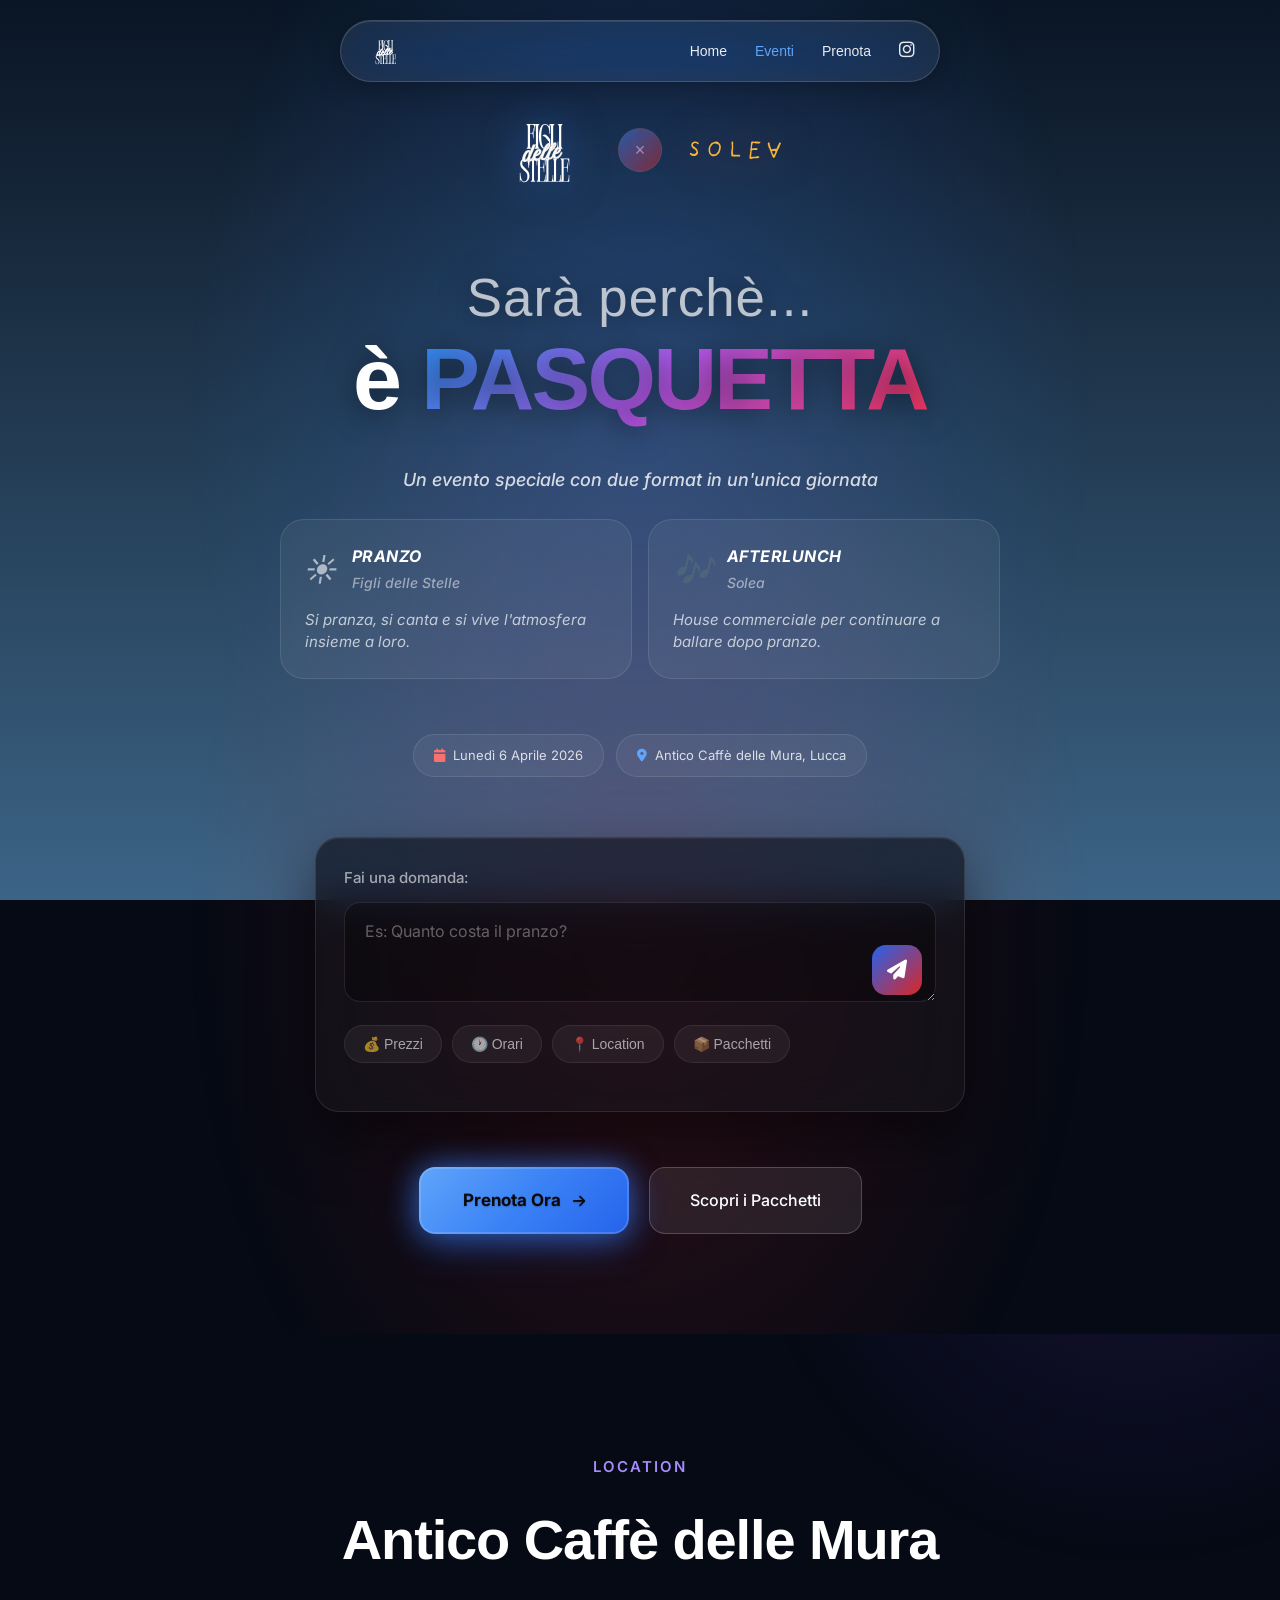
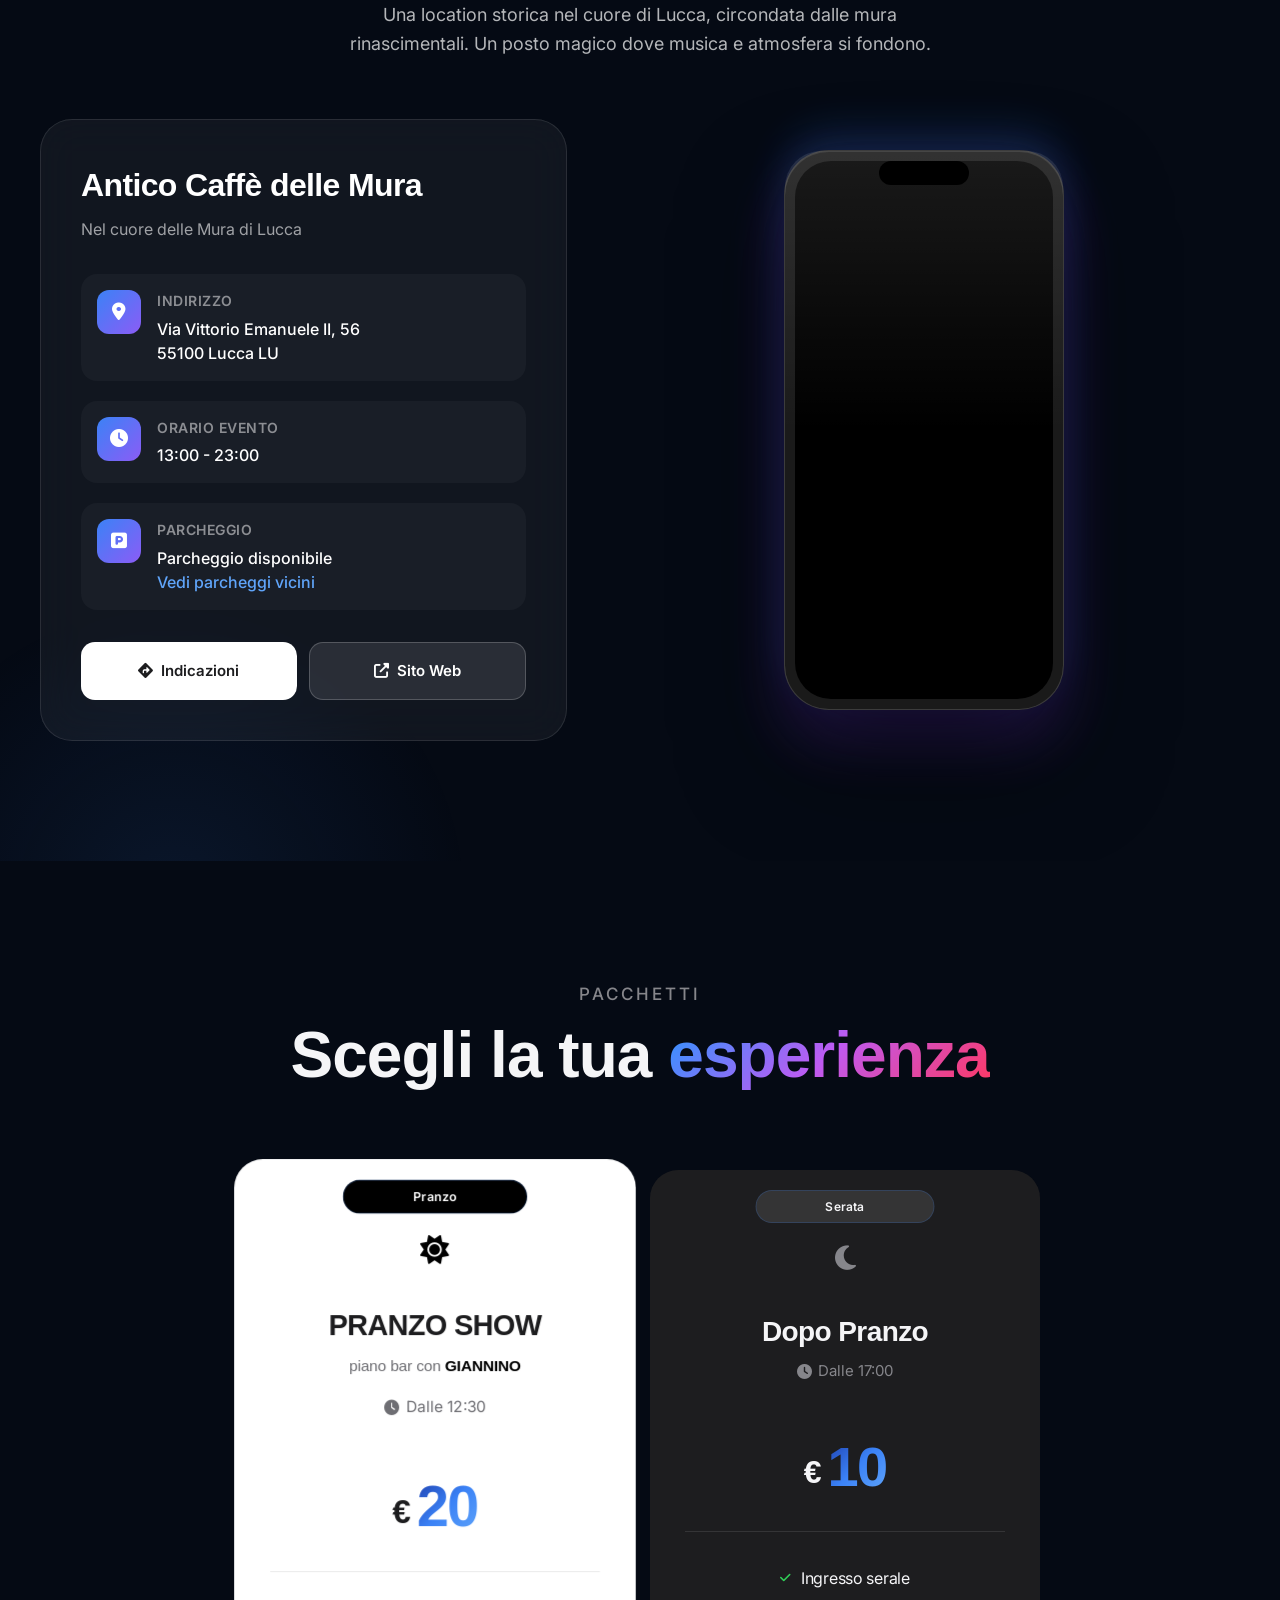
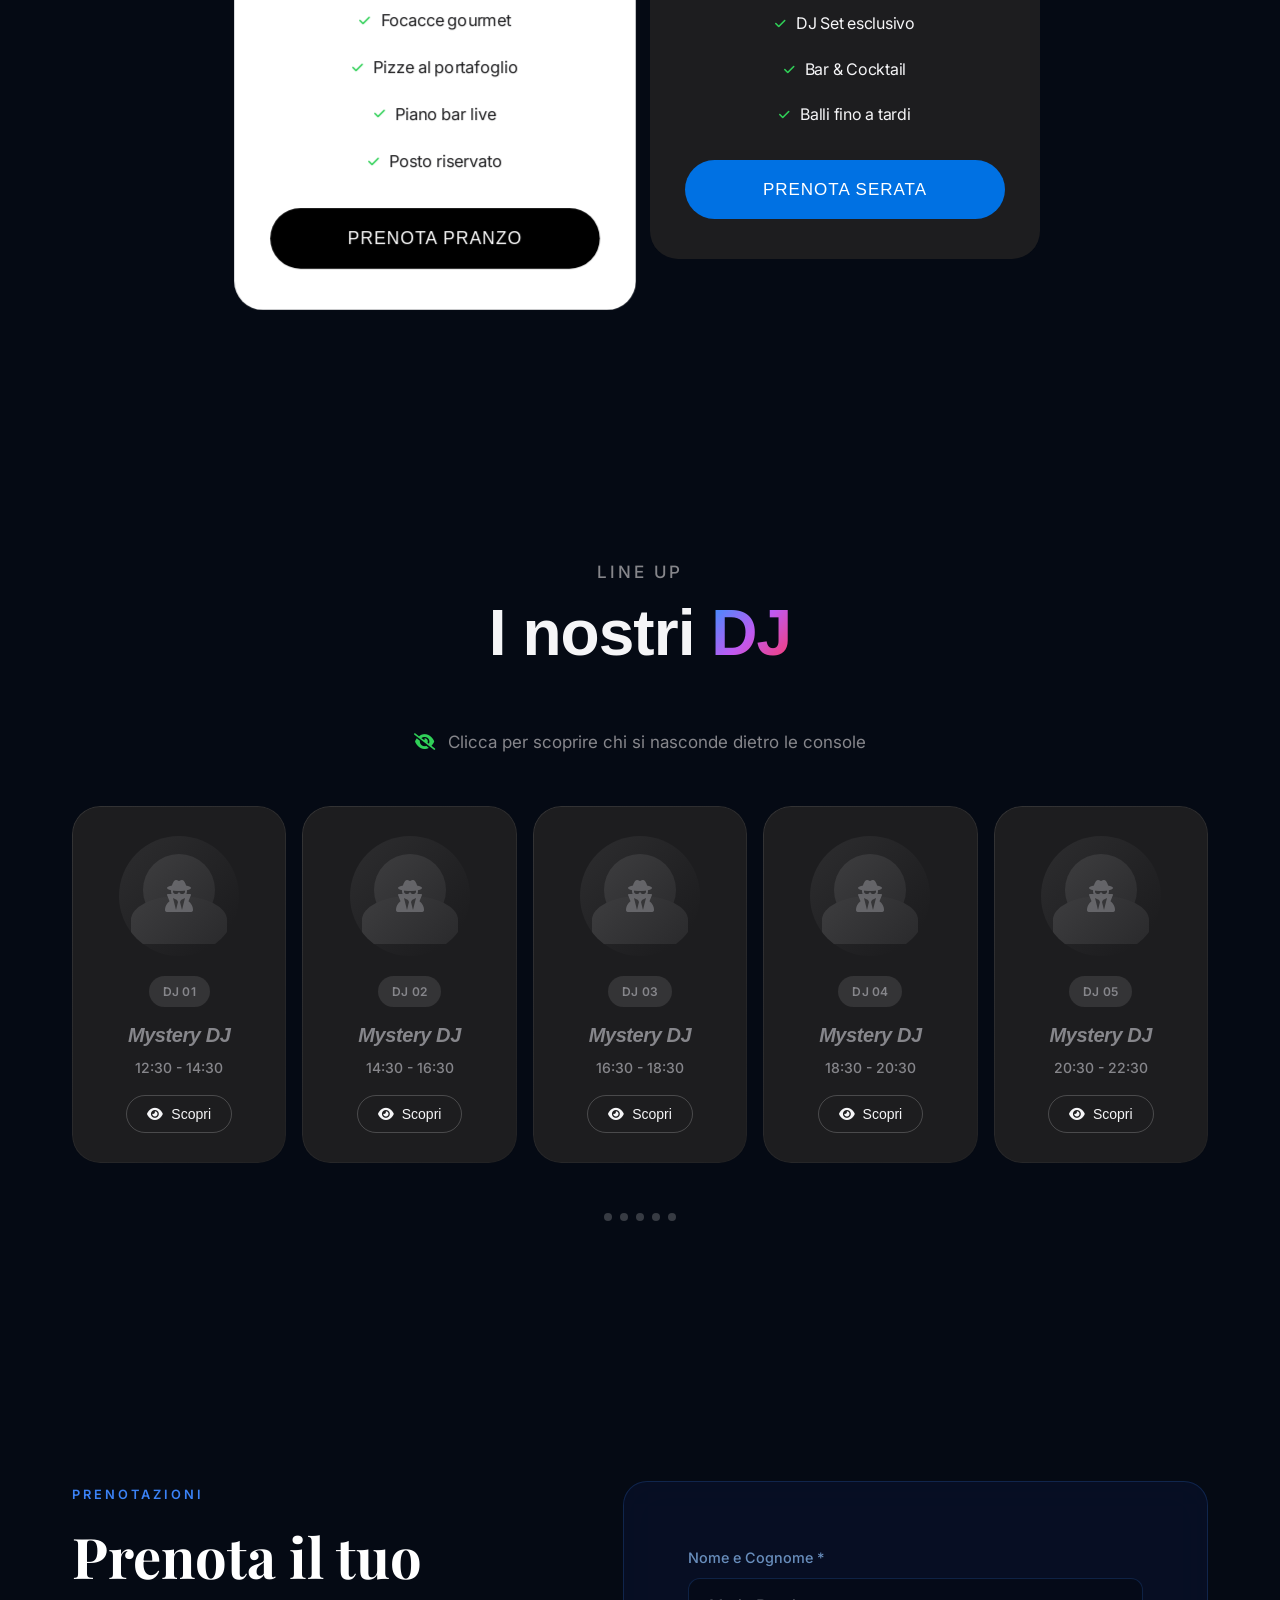
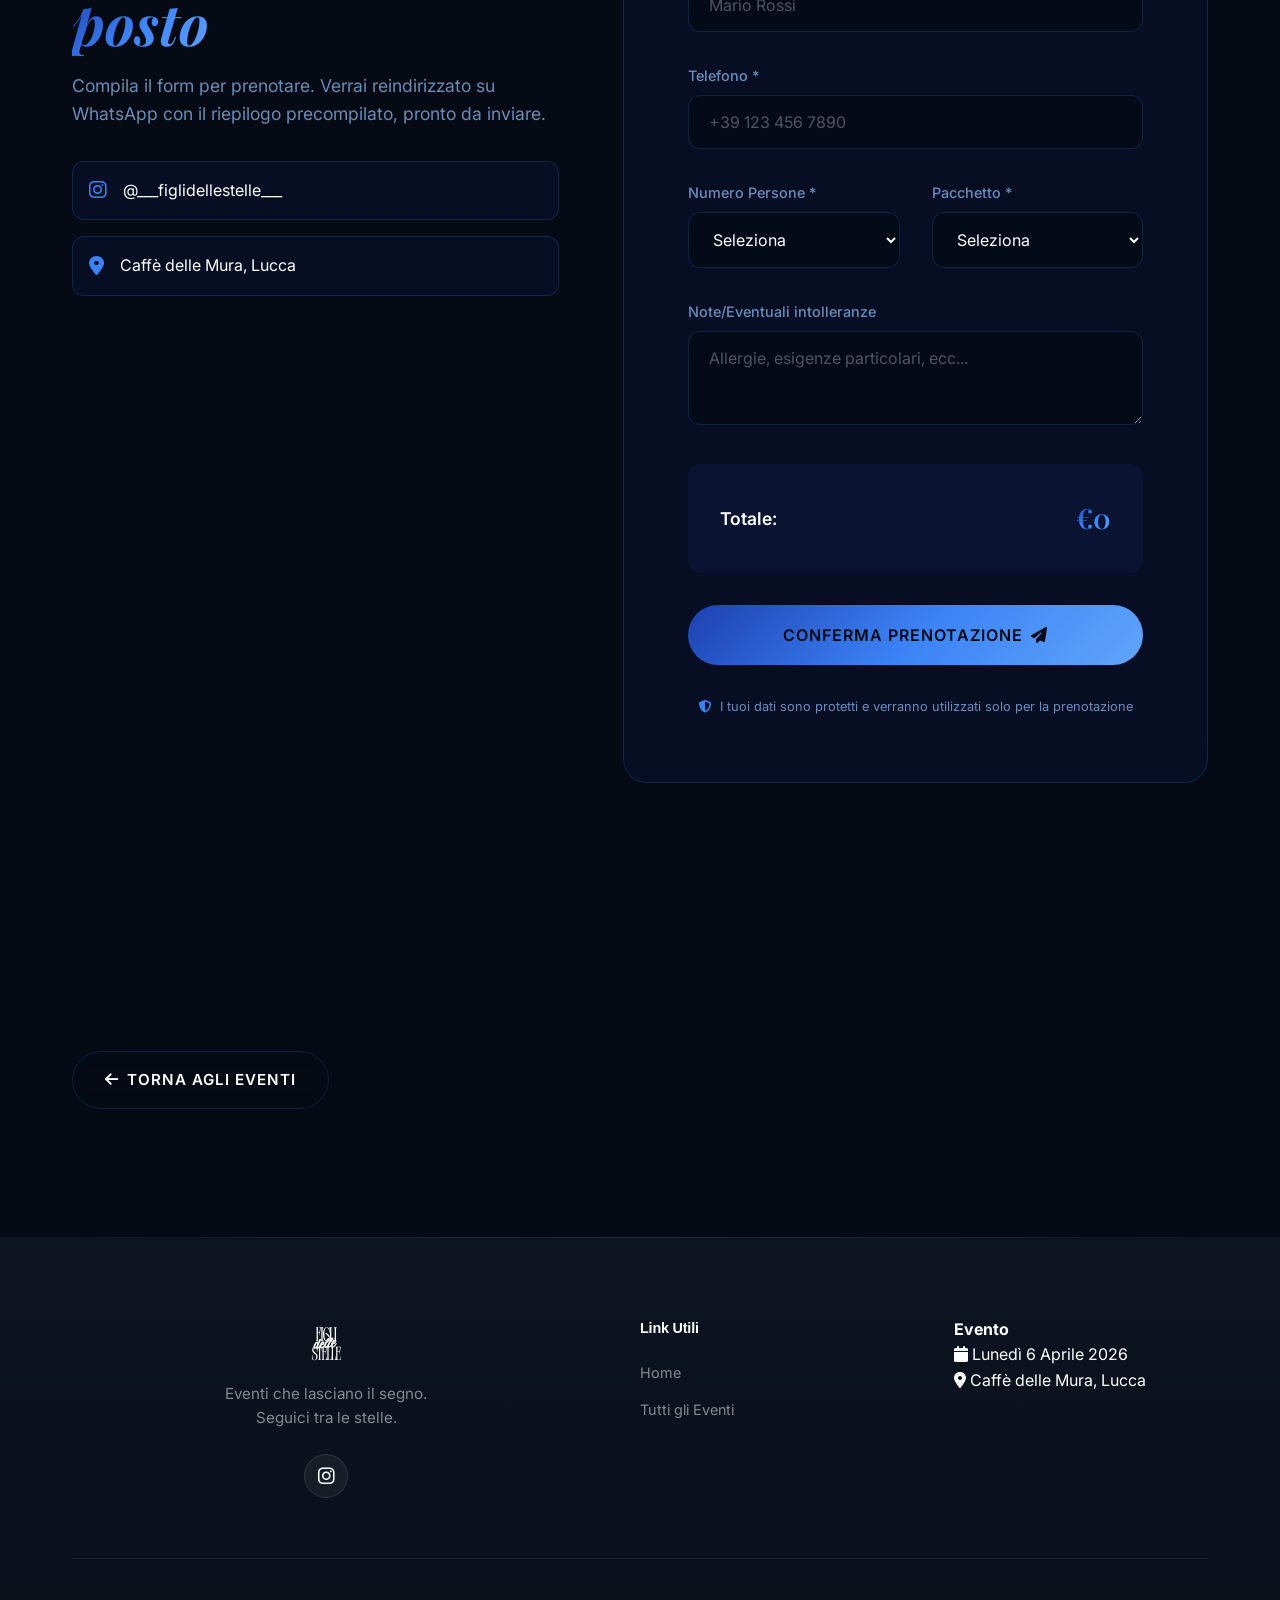
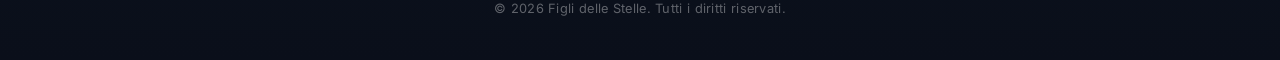
<file: evento-pasquetta.html>
<!DOCTYPE html>
<html lang="it">

<head>
    <meta charset="UTF-8">
    <meta name="viewport" content="width=device-width, initial-scale=1.0">
    <title>Pasquetta 2026 | Figli delle Stelle</title>
    <meta name="description"
        content="Pasquetta 2026 al Caffè delle Mura - Lucca. Pranzo con piano bar e dopo pranzo con DJ set. Prenota ora!">

    <!-- Fonts -->
    <link rel="preconnect" href="https://fonts.googleapis.com">
    <link rel="preconnect" href="https://fonts.gstatic.com" crossorigin>
    <link
        href="https://fonts.googleapis.com/css2?family=Cormorant+Garamond:ital,wght@0,400;0,600;1,400&family=Inter:wght@300;400;500;600&family=Playfair+Display:ital,wght@0,400;0,700;1,400&display=swap"
        rel="stylesheet">

    <!-- Icons -->
    <link rel="stylesheet" href="https://cdnjs.cloudflare.com/ajax/libs/font-awesome/6.5.0/css/all.min.css">

    <!-- CSS -->
    <link rel="stylesheet" href="css/style.css">
    <link rel="stylesheet" href="css/evento.css">
</head>

<body>
    <!-- Global gradient background -->
    <div class="page-background"></div>
    <!-- Particles Background -->
    <div id="particles-container" class="particles-container"></div>

    <!-- Header Container -->
    <div id="header-container"></div>

    <!-- Hero Section -->
    <section id="home" class="hero">
        <div class="hero-content">
            <!-- Collaboration Logos -->
            <div class="collab-logos">
                <div class="logo-item">
                    <img src="assets/images/figli%20delle%20stelle%20.svg" alt="Figli delle Stelle" class="logo-img">
                </div>
                <div class="logo-divider">
                    <span>×</span>
                </div>
                <div class="logo-item">
                    <img src="assets/images/9.svg" alt="SOLEA" class="logo-img solea">
                </div>
            </div>

            <!-- Event Title -->
            <h1 class="hero-title modern-title">
                <span class="title-line-1">Sarà perchè...</span>
                <span class="title-line-2">è <em>PASQUETTA</em></span>
            </h1>

            <!-- Subtitle -->
            <div class="hero-subtitle modern-subtitle">
                <p class="subtitle-intro">Un evento speciale con due format in un'unica giornata</p>
                
                <div class="formats-row">
                    <div class="format-card">
                        <div class="format-header">
                            <span class="format-icon">☀️</span>
                            <div class="format-title">
                                <strong class="format-name">PRANZO</strong>
                                <span class="format-brand">Figli delle Stelle</span>
                            </div>
                        </div>
                        <p class="format-desc">Si pranza, si canta e si vive l'atmosfera insieme a loro.</p>
                    </div>
                    
                    <div class="format-card">
                        <div class="format-header">
                            <span class="format-icon">🎶</span>
                            <div class="format-title">
                                <strong class="format-name">AFTERLUNCH</strong>
                                <span class="format-brand">Solea</span>
                            </div>
                        </div>
                        <p class="format-desc">House commerciale per continuare a ballare dopo pranzo.</p>
                    </div>
                </div>
            </div>

            <!-- Info Pills -->
            <div class="hero-info">
                <div class="info-pill date">
                    <i class="fas fa-calendar"></i>
                    <span>Lunedì 6 Aprile 2026</span>
                </div>
                <div class="info-pill">
                    <i class="fas fa-map-marker-alt"></i>
                    <span>Antico Caffè delle Mura, Lucca</span>
                </div>
            </div>

            <!-- Message Box - Chat Style -->
            <div class="message-box">
                <form id="contactForm" action="https://formspree.io/f/YOUR_FORM_ID" method="POST">
                    <label>Hai domande? Scrivici qui:</label>
                    <div class="message-input-wrapper">
                        <textarea name="messaggio" class="message-input" placeholder="Ciao, vorrei sapere..."
                            required></textarea>
                        <button type="submit" class="message-submit">
                            <i class="fas fa-paper-plane"></i>
                        </button>
                    </div>
                    <input type="hidden" name="evento" value="Pasquetta 2026">
                    <div class="quick-actions">
                        <button type="button" class="quick-action" onclick="setMessage('Quanto costa il biglietto?')">💰
                            Prezzi</button>
                        <button type="button" class="quick-action" onclick="setMessage('A che ora inizia?')">🕐
                            Orari</button>
                        <button type="button" class="quick-action" onclick="setMessage('Come posso arrivare?')">📍
                            Location</button>
                        <button type="button" class="quick-action" onclick="setMessage('Cosa include il pacchetto?')">📦
                            Pacchetti</button>
                    </div>
                </form>
                <div class="message-success" id="messageSuccess">
                    <i class="fas fa-check-circle" style="font-size: 24px; margin-bottom: 10px; display: block;"></i>
                    Messaggio inviato! Ti risponderemo presto.
                </div>
            </div>

            <!-- CTA -->
            <div class="hero-cta">
                <a href="#prenota" class="btn-primary">
                    <span>Prenota Ora</span>
                    <i class="fas fa-arrow-right"></i>
                </a>
                <a href="#pacchetti" class="btn-secondary">Scopri i Pacchetti</a>
            </div>
        </div>
    </section>

    <!-- Location Section V2 - Modern Design -->
    <section class="location-section-v2" id="location">
        <div class="location-container">
            <!-- Header -->
            <div class="location-header">
                <span class="section-label">Location</span>
                <h2>Antico Caffè delle Mura</h2>
                <p>Una location storica nel cuore di Lucca, circondata dalle mura rinascimentali. Un posto magico dove musica e atmosfera si fondono.</p>
            </div>
            
            <!-- Content Grid -->
            <div class="location-grid">
                <!-- Info Card -->
                <div class="location-info-card">
                    <div>
                        <h3 class="venue-name">Antico Caffè delle Mura</h3>
                        <p class="venue-tagline">Nel cuore delle Mura di Lucca</p>
                    </div>
                    
                    <div class="location-info-list">
                        <div class="info-item">
                            <div class="info-icon">
                                <i class="fas fa-map-marker-alt"></i>
                            </div>
                            <div class="info-content">
                                <h4>Indirizzo</h4>
                                <p>Via Vittorio Emanuele II, 56<br>55100 Lucca LU</p>
                            </div>
                        </div>
                        
                        <div class="info-item">
                            <div class="info-icon">
                                <i class="fas fa-clock"></i>
                            </div>
                            <div class="info-content">
                                <h4>Orario Evento</h4>
                                <p>13:00 - 23:00</p>
                            </div>
                        </div>
                        
                        <div class="info-item">
                            <div class="info-icon">
                                <i class="fas fa-parking"></i>
                            </div>
                            <div class="info-content">
                                <h4>Parcheggio</h4>
                                <p>Parcheggio disponibile<br><a href="https://maps.google.com/?q=parcheggio+mura+lucca" target="_blank">Vedi parcheggi vicini</a></p>
                            </div>
                        </div>
                    </div>
                    
                    <div class="location-actions">
                        <a href="https://maps.google.com/?q=Antico+Caffè+delle+Mura+Lucca" target="_blank" class="btn-location btn-location-primary">
                            <i class="fas fa-directions"></i>
                            Indicazioni
                        </a>
                        <a href="https://www.anticocaffedellemura.it" target="_blank" class="btn-location btn-location-secondary">
                            <i class="fas fa-external-link-alt"></i>
                            Sito Web
                        </a>
                    </div>
                </div>
                
                <!-- iPhone Mockup with Map -->
                <div class="iphone-container">
                    <div class="iphone">
                        <div class="iphone-frame">
                            <div class="iphone-notch"></div>
                            <div class="iphone-screen">
                                <iframe
                                    src="https://www.google.com/maps/embed?pb=!1m18!1m12!1m3!1d2878.2684704848246!2d10.50212331541983!3d43.84163807911589!2m3!1f0!2f0!3f0!3m2!1i1024!2i768!4f13.1!3m3!1m2!1s0x12d5845f8e0c6b95%3A0x6f1c2d7b5c8f4e0!2sAntico%20Caff%C3%A8%20delle%20Mura!5e0!3m2!1sit!2sit!4v1708365600000!5m2!1sit!2sit"
                                    width="100%" height="100%" style="border:0;" allowfullscreen="" loading="lazy"
                                    referrerpolicy="no-referrer-when-downgrade">
                                </iframe>
                            </div>
                            <div class="iphone-reflection"></div>
                        </div>
                    </div>
                </div>
            </div>
            
        </div>
    </section>

    <!-- Packages Section -->
    <section id="pacchetti" class="section section-packages">
        <div class="container">
            <div class="section-header">
                <span class="section-label">Pacchetti</span>
                <h2 class="section-title">Scegli la tua <em>esperienza</em></h2>
            </div>

            <div class="packages-grid">
                <!-- Pranzo Package -->
                <div class="package-card featured">
                    <div class="package-header">
                        <span class="package-badge">Pranzo</span>
                        <div class="package-icon">
                            <i class="fas fa-sun"></i>
                        </div>
                        <h3 class="package-name">PRANZO SHOW</h3>
                        <p class="package-subtitle">piano bar con <strong>GIANNINO</strong></p>
                        <div class="package-time">
                            <i class="fas fa-clock"></i>
                            <span>Dalle 12:30</span>
                        </div>
                    </div>
                    <div class="package-price">
                        <span class="currency">€</span>
                        <span class="amount">20</span>
                    </div>
                    <hr class="package-divider">
                    <ul class="package-features">
                        <li><i class="fas fa-check"></i> Focacce gourmet</li>
                        <li><i class="fas fa-check"></i> Pizze al portafoglio</li>
                        <li><i class="fas fa-check"></i> Piano bar live</li>
                        <li><i class="fas fa-check"></i> Posto riservato</li>
                    </ul>
                    <a href="#prenota" class="btn btn-package" data-package="pranzo">
                        Prenota Pranzo
                    </a>
                </div>

                <!-- Dopo Pranzo Package -->
                <div class="package-card">
                    <div class="package-header">
                        <span class="package-badge">Serata</span>
                        <div class="package-icon">
                            <i class="fas fa-moon"></i>
                        </div>
                        <h3 class="package-name">Dopo Pranzo</h3>
                        <div class="package-time">
                            <i class="fas fa-clock"></i>
                            <span>Dalle 17:00</span>
                        </div>
                    </div>
                    <div class="package-price">
                        <span class="currency">€</span>
                        <span class="amount">10</span>
                    </div>
                    <hr class="package-divider">
                    <ul class="package-features">
                        <li><i class="fas fa-check"></i> Ingresso serale</li>
                        <li><i class="fas fa-check"></i> DJ Set esclusivo</li>
                        <li><i class="fas fa-check"></i> Bar & Cocktail</li>
                        <li><i class="fas fa-check"></i> Balli fino a tardi</li>
                    </ul>
                    <a href="#prenota" class="btn btn-package" data-package="dopo-pranzo">
                        Prenota Serata
                    </a>
                </div>
            </div>
        </div>
    </section>

    <!-- DJ Lineup Section -->
    <section id="lineup" class="section section-lineup">
        <div class="container">
            <div class="section-header">
                <span class="section-label">Line Up</span>
                <h2 class="section-title">I nostri <em>DJ</em></h2>
            </div>
            
            <p class="lineup-hint">
                <i class="fas fa-eye-slash"></i>
                Clicca per scoprire chi si nasconde dietro le console
            </p>
            
            <div class="dj-grid">
                <!-- DJ 1 -->
                <div class="dj-card mystery-glow" data-dj="1">
                    <div class="dj-avatar">
                        <i class="fas fa-user-secret dj-mystery-icon"></i>
                    </div>
                    <span class="dj-number">DJ 01</span>
                    <h3 class="dj-name">
                        <span class="mystery-text">Mystery DJ</span>
                    </h3>
                    <p class="dj-slot">12:30 - 14:30</p>
                    <button class="dj-reveal-btn">
                        <i class="fas fa-eye"></i>
                        Scopri
                    </button>
                </div>
                
                <!-- DJ 2 -->
                <div class="dj-card mystery-glow" data-dj="2">
                    <div class="dj-avatar">
                        <i class="fas fa-user-secret dj-mystery-icon"></i>
                    </div>
                    <span class="dj-number">DJ 02</span>
                    <h3 class="dj-name">
                        <span class="mystery-text">Mystery DJ</span>
                    </h3>
                    <p class="dj-slot">14:30 - 16:30</p>
                    <button class="dj-reveal-btn">
                        <i class="fas fa-eye"></i>
                        Scopri
                    </button>
                </div>
                
                <!-- DJ 3 -->
                <div class="dj-card mystery-glow" data-dj="3">
                    <div class="dj-avatar">
                        <i class="fas fa-user-secret dj-mystery-icon"></i>
                    </div>
                    <span class="dj-number">DJ 03</span>
                    <h3 class="dj-name">
                        <span class="mystery-text">Mystery DJ</span>
                    </h3>
                    <p class="dj-slot">16:30 - 18:30</p>
                    <button class="dj-reveal-btn">
                        <i class="fas fa-eye"></i>
                        Scopri
                    </button>
                </div>
                
                <!-- DJ 4 -->
                <div class="dj-card mystery-glow" data-dj="4">
                    <div class="dj-avatar">
                        <i class="fas fa-user-secret dj-mystery-icon"></i>
                    </div>
                    <span class="dj-number">DJ 04</span>
                    <h3 class="dj-name">
                        <span class="mystery-text">Mystery DJ</span>
                    </h3>
                    <p class="dj-slot">18:30 - 20:30</p>
                    <button class="dj-reveal-btn">
                        <i class="fas fa-eye"></i>
                        Scopri
                    </button>
                </div>
                
                <!-- DJ 5 -->
                <div class="dj-card mystery-glow" data-dj="5">
                    <div class="dj-avatar">
                        <i class="fas fa-user-secret dj-mystery-icon"></i>
                    </div>
                    <span class="dj-number">DJ 05</span>
                    <h3 class="dj-name">
                        <span class="mystery-text">Mystery DJ</span>
                    </h3>
                    <p class="dj-slot">20:30 - 22:30</p>
                    <button class="dj-reveal-btn">
                        <i class="fas fa-eye"></i>
                        Scopri
                    </button>
                </div>
            </div>
            
            <div class="lineup-progress">
                <div class="progress-dot" data-dj="1"></div>
                <div class="progress-dot" data-dj="2"></div>
                <div class="progress-dot" data-dj="3"></div>
                <div class="progress-dot" data-dj="4"></div>
                <div class="progress-dot" data-dj="5"></div>
            </div>
        </div>
    </section>

    <!-- Booking Section -->
    <section id="prenota" class="section section-booking">
        <div class="container">
            <div class="booking-wrapper">
                <div class="booking-info">
                    <span class="section-label">Prenotazioni</span>
                    <h2 class="section-title">Prenota il tuo <em>posto</em></h2>
                    <p class="booking-desc">Compila il form per prenotare. Verrai reindirizzato su WhatsApp con il riepilogo precompilato, pronto da inviare.</p>

                    <div class="booking-contacts">
                        <div class="contact-item">
                            <i class="fab fa-instagram"></i>
                            <span>@___figlidellestelle___</span>
                        </div>
                        <div class="contact-item">
                            <i class="fas fa-map-marker-alt"></i>
                            <span>Caffè delle Mura, Lucca</span>
                        </div>
                    </div>
                </div>

                <form class="booking-form" id="bookingForm">
                    <div class="form-group">
                        <label for="nome">Nome e Cognome *</label>
                        <input type="text" id="nome" name="nome" required placeholder="Mario Rossi">
                    </div>

                    <div class="form-group">
                        <label for="telefono">Telefono *</label>
                        <input type="tel" id="telefono" name="telefono" required placeholder="+39 123 456 7890">
                    </div>

                    <div class="form-row">
                        <div class="form-group">
                            <label for="persone">Numero Persone *</label>
                            <select id="persone" name="persone" required>
                                <option value="">Seleziona</option>
                                <option value="1">1 persona</option>
                                <option value="2">2 persone</option>
                                <option value="3">3 persone</option>
                                <option value="4">4 persone</option>
                                <option value="5">5 persone</option>
                                <option value="6">6 persone</option>
                                <option value="7">7+ persone</option>
                            </select>
                        </div>
                        <div class="form-group">
                            <label for="pacchetto">Pacchetto *</label>
                            <select id="pacchetto" name="pacchetto" required>
                                <option value="">Seleziona</option>
                                <option value="pranzo">Pranzo Show - €20</option>
                                <option value="dopo-pranzo">Afterlunch/DJ Set - €10</option>
                            </select>
                        </div>
                    </div>

                    <div class="form-group">
                        <label for="note">Note/Eventuali intolleranze</label>
                        <textarea id="note" name="note" rows="3"
                            placeholder="Allergie, esigenze particolari, ecc..."></textarea>
                    </div>

                    <div class="form-total" id="formTotal">
                        <span>Totale:</span>
                        <span class="total-amount" id="totalAmount">€0</span>
                    </div>

                    <button type="submit" class="btn btn-submit">
                        <span>Conferma Prenotazione</span>
                        <i class="fas fa-paper-plane"></i>
                    </button>

                    <p class="form-disclaimer">
                        <i class="fas fa-shield-alt"></i>
                        I tuoi dati sono protetti e verranno utilizzati solo per la prenotazione
                    </p>
                </form>
            </div>
        </div>
    </section>

    <!-- Back to Events -->
    <section class="section section-back">
        <div class="container text-center">
            <a href="index.html#eventi" class="btn btn-outline btn-lg">
                <i class="fas fa-arrow-left"></i>
                <span>Torna agli Eventi</span>
            </a>
        </div>
    </section>

    <!-- Success Modal -->
    <div class="modal" id="successModal">
        <div class="modal-content">
            <div class="modal-icon">
                <i class="fas fa-check-circle"></i>
            </div>
            <h3>Prenotazione Ricevuta!</h3>
            <p>Grazie <span id="modalName"></span>! Abbiamo ricevuto la tua prenotazione per <span
                    id="modalPackage"></span>.</p>
            <p class="modal-detail">Ti contatteremo presto su WhatsApp per confermare i dettagli.</p>
            <button class="btn btn-primary" id="closeModal">Perfetto!</button>
        </div>
    </div>

    <!-- Footer Container -->
    <div id="footer-container"></div>

    <!-- Scripts -->
    <script src="js/components.js"></script>
    <script>
        // Inizializza componenti per pagina evento
        document.addEventListener('DOMContentLoaded', function() {
            Components.init({
                header: { activePage: 'eventi', isEventPage: true },
                footer: { isEventPage: true }
            });
        });
    </script>
    <script src="js/main.js"></script>
    <script src="js/whatsapp-booking.js"></script>
    <script src="js/chat-assistant.js"></script>
    <script>
        // Quick Action: set message in textarea
        function setMessage(text) {
            const textarea = document.querySelector('.message-input');
            textarea.value = text;
            textarea.focus();
        }

        // Handle contact form submission
        document.getElementById('contactForm').addEventListener('submit', function (e) {
            e.preventDefault();

            const form = this;
            const successMsg = document.getElementById('messageSuccess');
            const submitBtn = form.querySelector('.message-submit');

            // Show loading state
            submitBtn.innerHTML = '<i class="fas fa-spinner fa-spin"></i>';
            submitBtn.disabled = true;

            // Simulate form submission (replace with actual form handling)
            setTimeout(() => {
                form.style.display = 'none';
                successMsg.classList.add('show');

                // Reset after 5 seconds
                setTimeout(() => {
                    form.reset();
                    form.style.display = 'block';
                    successMsg.classList.remove('show');
                    submitBtn.innerHTML = '<i class="fas fa-paper-plane"></i>';
                    submitBtn.disabled = false;
                }, 5000);
            }, 1500);

            // Note: Per un form reale, usa Formspree o EmailJS
            // Esempio con Formspree:
            // fetch(form.action, {
            //     method: 'POST',
            //     body: new FormData(form),
            //     headers: { 'Accept': 'application/json' }
            // })
        });
        
        // DJ Reveal Functionality
        document.querySelectorAll('.dj-card').forEach(card => {
            card.addEventListener('click', function() {
                if (this.classList.contains('revealed')) return;
                
                // Qui in futuro puoi caricare l'immagine e il nome reale del DJ
                // Per ora aggiungiamo la classe revealed per l'effetto
                this.classList.add('revealed');
                this.classList.remove('mystery-glow');
                
                // Aggiorna il progress dot
                const djNumber = this.dataset.dj;
                const dot = document.querySelector(`.progress-dot[data-dj="${djNumber}"]`);
                if (dot) dot.classList.add('revealed');
                
                // Aggiorna il contenuto (placeholder - da sostituire con dati reali)
                const nameEl = this.querySelector('.dj-name');
                nameEl.innerHTML = 'Coming Soon';
            });
        });
        
        // Song Request Form Handler
        document.getElementById('songRequestForm').addEventListener('submit', function(e) {
            e.preventDefault();
            
            const songTitle = document.getElementById('songTitle').value.trim();
            const songArtist = document.getElementById('songArtist').value.trim();
            const requesterName = document.getElementById('requesterName').value.trim();
            
            if (!songTitle || !songArtist) {
                alert('Inserisci titolo e artista della canzone');
                return;
            }
            
            // Build WhatsApp message for song request
            let message = '*RICHIESTA CANZONE* 🎵%0A%0A';
            message += '*Evento:* Sarà perchè... è PASQUETTA%0A';
            message += '*Canzone:* ' + songTitle + '%0A';
            message += '*Artista:* ' + songArtist + '%0A';
            if (requesterName) {
                message += '*Richiesta da:* ' + requesterName + '%0A';
            }
            message += '%0A---%0a✅ Da aggiungere alla playlist!';
            
            // WhatsApp number
            const phoneNumber = '393450688943';
            const whatsappURL = 'https://wa.me/' + phoneNumber + '?text=' + message;
            
            // Open WhatsApp
            window.open(whatsappURL, '_blank');
            
            // Show success message
            const form = document.getElementById('songRequestForm');
            const successMsg = document.getElementById('songRequestSuccess');
            
            form.style.display = 'none';
            successMsg.classList.add('show');
            
            // Reset after 5 seconds
            setTimeout(() => {
                form.reset();
                form.style.display = 'flex';
                successMsg.classList.remove('show');
            }, 5000);
        });
    </script>
</body>

</html>
</file>
<file: css/style.css>
/* ========================================
   FIGLI DELLE STELLE - PASQUETTA 2026
   Modern CSS with Variables & Animations
======================================== */

/* CSS Variables */
:root {
    /* Colors - Blue Theme */
    --color-bg: #050a14;
    --color-bg-secondary: #0a1428;
    --color-bg-card: rgba(30, 64, 175, 0.08);
    --color-text: #ffffff;
    --color-text-muted: rgba(147, 197, 253, 0.7);
    --color-primary: #ffffff;
    --color-accent: #3b82f6;
    --color-accent-light: #60a5fa;
    --color-glass: rgba(30, 64, 175, 0.1);
    --color-glass-border: rgba(59, 130, 246, 0.2);
    
    /* Gradients */
    --gradient-gold: linear-gradient(135deg, #1e40af 0%, #3b82f6 50%, #60a5fa 100%);
    --gradient-dark: linear-gradient(180deg, #020617 0%, #0f172a 50%, #1e3a5f 100%);
    --gradient-glass: linear-gradient(135deg, rgba(59,130,246,0.15) 0%, rgba(30,64,175,0.05) 100%);
    --gradient-blue-glow: radial-gradient(ellipse at center, rgba(59,130,246,0.3) 0%, transparent 70%);
    
    /* Typography */
    --font-display: 'Playfair Display', serif;
    --font-accent: 'Cormorant Garamond', serif;
    --font-body: 'Inter', sans-serif;
    
    /* Spacing */
    --spacing-xs: 0.5rem;
    --spacing-sm: 1rem;
    --spacing-md: 2rem;
    --spacing-lg: 4rem;
    --spacing-xl: 8rem;
    
    /* Transitions */
    --transition-fast: 0.2s ease;
    --transition-medium: 0.4s cubic-bezier(0.4, 0, 0.2, 1);
    --transition-slow: 0.6s cubic-bezier(0.4, 0, 0.2, 1);
    
    /* Shadows */
    --shadow-glow: 0 0 40px rgba(59, 130, 246, 0.4);
    --shadow-card: 0 20px 60px rgba(0, 0, 0, 0.5);
}

/* Reset & Base */
*, *::before, *::after {
    margin: 0;
    padding: 0;
    box-sizing: border-box;
}

html {
    scroll-behavior: smooth;
    font-size: 16px;
}

body {
    font-family: var(--font-body);
    background-color: var(--color-bg);
    color: var(--color-text);
    line-height: 1.6;
    overflow-x: hidden;
    min-height: 100vh;
}

a {
    color: inherit;
    text-decoration: none;
}

ul {
    list-style: none;
}

img {
    max-width: 100%;
    height: auto;
    display: block;
}

/* Container */
.container {
    max-width: 1200px;
    margin: 0 auto;
    padding: 0 var(--spacing-md);
}

/* Particles Background */
.particles-container {
    position: fixed;
    top: 0;
    left: 0;
    width: 100%;
    height: 100%;
    pointer-events: none;
    z-index: 0;
    overflow: hidden;
}

.particle {
    position: absolute;
    width: 3px;
    height: 3px;
    background: var(--color-accent);
    border-radius: 50%;
    opacity: 0;
    animation: float-up linear infinite;
}

@keyframes float-up {
    0% {
        transform: translateY(100vh) scale(0);
        opacity: 0;
    }
    10% {
        opacity: 0.8;
    }
    90% {
        opacity: 0.8;
    }
    100% {
        transform: translateY(-100px) scale(1);
        opacity: 0;
    }
}

/* Navigation - Pill Style (Non Fixed) */
.navbar {
    position: absolute;
    top: 20px;
    left: 50%;
    transform: translateX(-50%);
    z-index: 1000;
    width: auto;
    min-width: 600px;
    max-width: 90%;
}

.nav-pill {
    display: flex;
    align-items: center;
    justify-content: space-between;
    gap: 32px;
    padding: 12px 24px;
    background: rgba(255, 255, 255, 0.08);
    backdrop-filter: blur(20px) saturate(180%);
    -webkit-backdrop-filter: blur(20px) saturate(180%);
    border: 1px solid rgba(255, 255, 255, 0.15);
    border-radius: 100px;
    box-shadow: 
        0 4px 30px rgba(0, 0, 0, 0.3),
        inset 0 1px 0 rgba(255, 255, 255, 0.1);
    transition: all 0.3s ease;
}

.nav-pill:hover {
    background: rgba(255, 255, 255, 0.12);
    border-color: rgba(255, 255, 255, 0.2);
}

.nav-logo img {
    height: 36px;
    filter: brightness(0) invert(1);
    transition: var(--transition-fast);
}

.nav-logo:hover img {
    transform: scale(1.05);
}

.nav-menu {
    display: flex;
    align-items: center;
    gap: 28px;
    margin: 0;
    padding: 0;
    list-style: none;
}

.nav-link {
    font-family: -apple-system, BlinkMacSystemFont, 'SF Pro Text', sans-serif;
    font-size: 14px;
    font-weight: 500;
    color: rgba(255, 255, 255, 0.9);
    text-decoration: none;
    padding: 8px 0;
    position: relative;
    transition: all 0.3s ease;
}

.nav-link:hover {
    color: #ffffff;
}

.nav-link.active {
    color: #60a5fa;
}

.nav-link i {
    font-size: 18px;
}

.nav-cta {
    background: var(--gradient-gold);
    color: var(--color-bg);
    padding: 0.75rem 1.5rem;
    border-radius: 50px;
    font-weight: 600;
}

.nav-cta::after {
    display: none;
}

.nav-toggle {
    display: none;
    flex-direction: column;
    gap: 5px;
    background: none;
    border: none;
    cursor: pointer;
    padding: 5px;
}

.nav-toggle span {
    width: 25px;
    height: 2px;
    background: var(--color-text);
    transition: var(--transition-fast);
}

/* Hero Section */
.hero {
    min-height: 100vh;
    display: flex;
    flex-direction: column;
    justify-content: center;
    align-items: center;
    text-align: center;
    position: relative;
    padding: 120px var(--spacing-md) var(--spacing-xl);
    background: 
        radial-gradient(ellipse at 50% 0%, rgba(212, 175, 55, 0.15) 0%, transparent 50%),
        radial-gradient(ellipse at bottom, rgba(212, 175, 55, 0.05) 0%, transparent 50%);
}

.hero-badge {
    display: inline-flex;
    align-items: center;
    gap: 0.5rem;
    padding: 0.5rem 1rem;
    background: var(--color-glass);
    border: 1px solid var(--color-glass-border);
    border-radius: 50px;
    font-size: 0.85rem;
    color: var(--color-accent-light);
    margin-bottom: var(--spacing-md);
    animation: fade-in-up 0.8s ease;
}

.hero-title {
    font-family: var(--font-display);
    font-size: clamp(3rem, 10vw, 7rem);
    font-weight: 700;
    line-height: 1;
    margin-bottom: var(--spacing-md);
}

.title-line {
    display: block;
    animation: fade-in-up 0.8s ease 0.2s both;
}

.title-line.highlight {
    background: var(--gradient-gold);
    -webkit-background-clip: text;
    -webkit-text-fill-color: transparent;
    background-clip: text;
    animation-delay: 0.4s;
}

.hero-subtitle {
    font-family: var(--font-accent);
    font-size: clamp(1.2rem, 3vw, 1.5rem);
    font-style: italic;
    color: var(--color-text-muted);
    margin-bottom: var(--spacing-sm);
    animation: fade-in-up 0.8s ease 0.6s both;
}

.hero-location {
    display: flex;
    align-items: center;
    justify-content: center;
    gap: 0.5rem;
    font-size: 1rem;
    color: var(--color-text-muted);
    margin-bottom: var(--spacing-lg);
    animation: fade-in-up 0.8s ease 0.8s both;
}

.hero-location i {
    color: var(--color-accent);
}

.hero-cta {
    display: flex;
    flex-wrap: wrap;
    gap: var(--spacing-sm);
    justify-content: center;
    animation: fade-in-up 0.8s ease 1s both;
}

/* Buttons */
.btn {
    display: inline-flex;
    align-items: center;
    gap: 0.5rem;
    padding: 1rem 2rem;
    font-family: var(--font-body);
    font-size: 0.95rem;
    font-weight: 600;
    border-radius: 50px;
    border: none;
    cursor: pointer;
    transition: var(--transition-medium);
    text-transform: uppercase;
    letter-spacing: 1px;
}

.btn-primary {
    background: var(--gradient-gold);
    color: #0a0a0a !important;
    box-shadow: 0 10px 30px rgba(212, 175, 55, 0.4);
    text-shadow: none;
}

.btn-primary:hover {
    transform: translateY(-3px);
    box-shadow: 0 15px 40px rgba(212, 175, 55, 0.4);
}

.btn-outline {
    background: transparent;
    color: var(--color-text);
    border: 1px solid var(--color-glass-border);
    backdrop-filter: blur(10px);
}

.btn-outline:hover {
    background: var(--color-glass);
    border-color: var(--color-accent);
}

.btn-package {
    width: 100%;
    justify-content: center;
    background: transparent;
    border: 1px solid var(--color-glass-border);
    color: var(--color-text);
}

.btn-package:hover {
    background: var(--color-accent);
    border-color: var(--color-accent);
    color: var(--color-bg);
}

.btn-submit {
    width: 100%;
    justify-content: center;
    background: var(--gradient-gold);
    color: var(--color-bg);
    font-size: 1rem;
    padding: 1.25rem 2rem;
}

.btn-submit:hover {
    transform: translateY(-2px);
    box-shadow: 0 10px 30px rgba(212, 175, 55, 0.4);
}

/* Scroll Indicator */
.hero-scroll {
    position: absolute;
    bottom: var(--spacing-lg);
    left: 50%;
    transform: translateX(-50%);
}

.scroll-indicator {
    display: flex;
    flex-direction: column;
    align-items: center;
    gap: 0.5rem;
}

.scroll-indicator span {
    font-size: 0.75rem;
    text-transform: uppercase;
    letter-spacing: 2px;
    color: var(--color-text-muted);
}

.scroll-line {
    width: 1px;
    height: 60px;
    background: linear-gradient(to bottom, var(--color-accent), transparent);
    animation: scroll-bounce 2s ease-in-out infinite;
}

@keyframes scroll-bounce {
    0%, 100% { transform: translateY(0); opacity: 1; }
    50% { transform: translateY(20px); opacity: 0.5; }
}

/* Sections */
.section {
    padding: var(--spacing-xl) 0;
    position: relative;
}

.section-header {
    text-align: center;
    max-width: 700px;
    margin: 0 auto var(--spacing-lg);
}

.section-label {
    display: inline-block;
    font-size: 0.8rem;
    font-weight: 600;
    text-transform: uppercase;
    letter-spacing: 3px;
    color: var(--color-accent);
    margin-bottom: var(--spacing-sm);
}

.section-title {
    font-family: var(--font-display);
    font-size: clamp(2rem, 5vw, 3.5rem);
    font-weight: 700;
    margin-bottom: var(--spacing-sm);
    line-height: 1.2;
}

.section-title em {
    font-style: italic;
    background: var(--gradient-gold);
    -webkit-background-clip: text;
    -webkit-text-fill-color: transparent;
    background-clip: text;
}

.section-desc {
    color: var(--color-text-muted);
    font-size: 1.1rem;
}

/* Event Section */
.section-event {
    background: var(--color-bg-secondary);
}

.event-features {
    display: grid;
    grid-template-columns: repeat(auto-fit, minmax(280px, 1fr));
    gap: var(--spacing-md);
}

.feature-card {
    background: var(--color-glass);
    backdrop-filter: blur(20px);
    border: 1px solid var(--color-glass-border);
    border-radius: 20px;
    padding: var(--spacing-lg) var(--spacing-md);
    text-align: center;
    transition: var(--transition-medium);
}

.feature-card:hover {
    transform: translateY(-10px);
    border-color: var(--color-accent);
    box-shadow: var(--shadow-card);
}

.feature-icon {
    width: 80px;
    height: 80px;
    margin: 0 auto var(--spacing-md);
    background: var(--gradient-glass);
    border-radius: 50%;
    display: flex;
    align-items: center;
    justify-content: center;
    font-size: 2rem;
    color: var(--color-accent);
    border: 1px solid var(--color-glass-border);
}

.feature-card h3 {
    font-family: var(--font-display);
    font-size: 1.5rem;
    margin-bottom: var(--spacing-xs);
}

.feature-card p {
    color: var(--color-text-muted);
    font-size: 0.95rem;
}

/* Packages Section */
.packages-grid {
    display: grid;
    grid-template-columns: repeat(auto-fit, minmax(300px, 1fr));
    gap: var(--spacing-md);
    align-items: start;
}

.package-card {
    background: var(--color-glass);
    backdrop-filter: blur(20px);
    border: 1px solid var(--color-glass-border);
    border-radius: 24px;
    padding: var(--spacing-lg);
    position: relative;
    transition: var(--transition-medium);
    overflow: hidden;
}

.package-card::before {
    content: '';
    position: absolute;
    top: 0;
    left: 0;
    right: 0;
    height: 1px;
    background: var(--gradient-gold);
    opacity: 0;
    transition: var(--transition-medium);
}

.package-card:hover::before {
    opacity: 1;
}

.package-card:hover {
    transform: translateY(-10px);
    box-shadow: var(--shadow-card);
}

.package-card.featured {
    background: linear-gradient(135deg, rgba(212, 175, 55, 0.1) 0%, rgba(10, 10, 10, 0.5) 100%);
    border-color: rgba(212, 175, 55, 0.3);
    transform: scale(1.05);
}

.package-card.featured:hover {
    transform: scale(1.05) translateY(-10px);
    box-shadow: var(--shadow-glow), var(--shadow-card);
}

.package-badge {
    position: absolute;
    top: var(--spacing-sm);
    right: var(--spacing-sm);
    padding: 0.25rem 0.75rem;
    background: var(--color-glass);
    border: 1px solid var(--color-glass-border);
    border-radius: 50px;
    font-size: 0.7rem;
    font-weight: 600;
    text-transform: uppercase;
    letter-spacing: 1px;
}

.package-badge.hot {
    background: rgba(212, 175, 55, 0.2);
    border-color: var(--color-accent);
    color: var(--color-accent-light);
}

.package-badge.vip {
    background: linear-gradient(135deg, #1e40af, #3b82f6, #60a5fa);
    color: var(--color-bg);
    border: none;
}

.package-header {
    text-align: center;
    margin-bottom: var(--spacing-md);
}

.package-icon {
    width: 60px;
    height: 60px;
    margin: 0 auto var(--spacing-sm);
    background: var(--gradient-glass);
    border-radius: 16px;
    display: flex;
    align-items: center;
    justify-content: center;
    font-size: 1.5rem;
    color: var(--color-accent);
}

.package-name {
    font-family: var(--font-display);
    font-size: 1.75rem;
    margin-bottom: var(--spacing-xs);
}

.package-time {
    display: flex;
    align-items: center;
    justify-content: center;
    gap: 0.5rem;
    font-size: 0.9rem;
    color: var(--color-text-muted);
}

.package-price {
    text-align: center;
    margin-bottom: var(--spacing-md);
    display: flex;
    align-items: flex-start;
    justify-content: center;
    gap: 0.25rem;
}

.package-price .currency {
    font-size: 1.5rem;
    font-weight: 600;
    color: var(--color-accent);
    margin-top: 0.5rem;
}

.package-price .amount {
    font-family: var(--font-display);
    font-size: 4rem;
    font-weight: 700;
    line-height: 1;
    background: var(--gradient-gold);
    -webkit-background-clip: text;
    -webkit-text-fill-color: transparent;
    background-clip: text;
}

.package-price .original {
    font-size: 1.25rem;
    color: var(--color-text-muted);
    text-decoration: line-through;
    margin-top: 0.5rem;
    margin-left: 0.5rem;
}

.package-features {
    margin-bottom: var(--spacing-md);
}

.package-features li {
    display: flex;
    align-items: center;
    gap: 0.75rem;
    padding: 0.75rem 0;
    border-bottom: 1px solid var(--color-glass-border);
    font-size: 0.95rem;
}

.package-features li:last-child {
    border-bottom: none;
}

.package-features i {
    color: var(--color-accent);
    font-size: 0.9rem;
}

/* Booking Section */
.section-booking {
    background: var(--color-bg-secondary);
    position: relative;
}

.booking-wrapper {
    display: grid;
    grid-template-columns: 1fr 1.2fr;
    gap: var(--spacing-lg);
    align-items: start;
}

.booking-info {
    position: sticky;
    top: 100px;
}

.booking-info .section-title {
    text-align: left;
}

.booking-desc {
    color: var(--color-text-muted);
    margin-bottom: var(--spacing-md);
    font-size: 1.1rem;
}

.booking-contacts {
    display: flex;
    flex-direction: column;
    gap: var(--spacing-sm);
}

.contact-item {
    display: flex;
    align-items: center;
    gap: var(--spacing-sm);
    padding: var(--spacing-sm);
    background: var(--color-glass);
    border-radius: 12px;
    border: 1px solid var(--color-glass-border);
}

.contact-item i {
    color: var(--color-accent);
    font-size: 1.25rem;
}

/* Booking Form */
.booking-form {
    background: var(--color-glass);
    backdrop-filter: blur(20px);
    border: 1px solid var(--color-glass-border);
    border-radius: 24px;
    padding: var(--spacing-lg);
}

.form-group {
    margin-bottom: var(--spacing-md);
}

.form-row {
    display: grid;
    grid-template-columns: 1fr 1fr;
    gap: var(--spacing-md);
}

.form-group label {
    display: block;
    margin-bottom: 0.5rem;
    font-size: 0.9rem;
    font-weight: 500;
    color: var(--color-text-muted);
}

.form-group input,
.form-group select,
.form-group textarea {
    width: 100%;
    padding: 1rem 1.25rem;
    background: rgba(0, 0, 0, 0.3);
    border: 1px solid var(--color-glass-border);
    border-radius: 12px;
    color: var(--color-text);
    font-family: var(--font-body);
    font-size: 1rem;
    transition: var(--transition-fast);
}

.form-group input:focus,
.form-group select:focus,
.form-group textarea:focus {
    outline: none;
    border-color: var(--color-accent);
    box-shadow: 0 0 0 3px rgba(212, 175, 55, 0.1);
}

.form-group input::placeholder,
.form-group textarea::placeholder {
    color: rgba(255, 255, 255, 0.3);
}

.form-group select option {
    background: var(--color-bg);
    color: var(--color-text);
}

.form-total {
    display: flex;
    justify-content: space-between;
    align-items: center;
    padding: var(--spacing-md);
    background: var(--color-glass);
    border-radius: 12px;
    margin-bottom: var(--spacing-md);
    font-size: 1.1rem;
    font-weight: 600;
}

.total-amount {
    font-family: var(--font-display);
    font-size: 1.75rem;
    background: var(--gradient-gold);
    -webkit-background-clip: text;
    -webkit-text-fill-color: transparent;
    background-clip: text;
}

.form-disclaimer {
    text-align: center;
    font-size: 0.8rem;
    color: var(--color-text-muted);
    margin-top: var(--spacing-md);
}

.form-disclaimer i {
    color: var(--color-accent);
    margin-right: 0.25rem;
}

/* Modal */
.modal {
    position: fixed;
    top: 0;
    left: 0;
    width: 100%;
    height: 100%;
    background: rgba(0, 0, 0, 0.8);
    backdrop-filter: blur(10px);
    display: flex;
    align-items: center;
    justify-content: center;
    z-index: 2000;
    opacity: 0;
    visibility: hidden;
    transition: var(--transition-medium);
}

.modal.active {
    opacity: 1;
    visibility: visible;
}

.modal-content {
    background: var(--color-bg-secondary);
    border: 1px solid var(--color-glass-border);
    border-radius: 24px;
    padding: var(--spacing-lg);
    text-align: center;
    max-width: 400px;
    width: 90%;
    transform: scale(0.9);
    transition: var(--transition-medium);
}

.modal.active .modal-content {
    transform: scale(1);
}

.modal-icon {
    width: 80px;
    height: 80px;
    margin: 0 auto var(--spacing-md);
    background: linear-gradient(135deg, rgba(212, 175, 55, 0.2), rgba(212, 175, 55, 0.05));
    border-radius: 50%;
    display: flex;
    align-items: center;
    justify-content: center;
}

.modal-icon i {
    font-size: 2.5rem;
    color: var(--color-accent);
}

.modal h3 {
    font-family: var(--font-display);
    font-size: 1.75rem;
    margin-bottom: var(--spacing-sm);
}

.modal p {
    color: var(--color-text-muted);
    margin-bottom: var(--spacing-xs);
}

.modal-detail {
    font-size: 0.9rem;
    margin-bottom: var(--spacing-md);
}

/* Footer - Clean Apple Style */
.footer {
    background: linear-gradient(180deg, #0d1320 0%, #0a0f1a 100%);
    padding: 80px 0 40px;
    position: relative;
    z-index: 1;
}

.footer::before {
    content: '';
    position: absolute;
    top: 0;
    left: 0;
    right: 0;
    height: 1px;
    background: linear-gradient(90deg, transparent, rgba(255,255,255,0.1), transparent);
}

.footer-content {
    display: grid;
    grid-template-columns: 2fr 1fr 1fr;
    gap: 60px;
    margin-bottom: 60px;
    position: relative;
}

.footer-logo {
    height: 50px;
    margin-bottom: 20px;
}

.footer-brand p {
    color: rgba(255, 255, 255, 0.5);
    font-size: 0.95rem;
    line-height: 1.6;
    margin-bottom: 24px;
}

.social-links {
    display: flex;
    gap: 12px;
}

.social-links a {
    width: 44px;
    height: 44px;
    background: rgba(255, 255, 255, 0.05);
    border: 1px solid rgba(255, 255, 255, 0.1);
    border-radius: 50%;
    display: flex;
    align-items: center;
    justify-content: center;
    font-size: 1.2rem;
    color: #ffffff;
    transition: all 0.3s ease;
}

.social-links a:hover {
    background: linear-gradient(135deg, #f09433 0%, #e6683c 25%, #dc2743 50%, #cc2366 75%, #bc1888 100%);
    border-color: transparent;
    transform: translateY(-2px);
}

.footer-links h4,
.footer-contact h4 {
    font-family: -apple-system, BlinkMacSystemFont, 'SF Pro Display', sans-serif;
    font-size: 0.9rem;
    font-weight: 600;
    color: #ffffff;
    margin-bottom: 20px;
    letter-spacing: -0.2px;
}

.footer-links ul {
    list-style: none;
    padding: 0;
    margin: 0;
}

.footer-links li {
    margin-bottom: 12px;
}

.footer-links a {
    color: rgba(255, 255, 255, 0.5);
    font-size: 0.9rem;
    text-decoration: none;
    transition: color 0.3s ease;
}

.footer-links a:hover {
    color: #60a5fa;
}

.footer-contact p {
    color: rgba(255, 255, 255, 0.5);
    font-size: 0.9rem;
    margin-bottom: 12px;
    display: flex;
    align-items: center;
    gap: 10px;
}

.footer-contact i {
    color: #60a5fa;
    font-size: 0.85rem;
}

.footer-bottom {
    text-align: center;
    padding-top: 40px;
    border-top: 1px solid rgba(255, 255, 255, 0.08);
}

.footer-bottom p {
    color: rgba(255, 255, 255, 0.35);
    font-size: 0.8rem;
    letter-spacing: 0.3px;
}

/* Animations */
@keyframes fade-in-up {
    from {
        opacity: 0;
        transform: translateY(30px);
    }
    to {
        opacity: 1;
        transform: translateY(0);
    }
}

@keyframes pulse {
    0%, 100% {
        box-shadow: 0 0 0 0 rgba(212, 175, 55, 0.4);
    }
    50% {
        box-shadow: 0 0 0 15px rgba(212, 175, 55, 0);
    }
}

/* Scroll Reveal - Fallback: elements visible by default */
[data-reveal] {
    opacity: 1;
    transform: translateY(0);
    transition: var(--transition-slow);
}

/* Enhanced animation when JS is active */
.js-active [data-reveal] {
    opacity: 0;
    transform: translateY(30px);
}

.js-active [data-reveal].revealed {
    opacity: 1;
    transform: translateY(0);
}

/* Responsive */
@media (max-width: 992px) {
    .booking-wrapper {
        grid-template-columns: 1fr;
    }
    
    .booking-info {
        position: static;
        text-align: center;
    }
    
    .booking-info .section-title {
        text-align: center;
    }
    
    .booking-contacts {
        flex-direction: row;
        justify-content: center;
        flex-wrap: wrap;
    }
    
    .package-card.featured {
        transform: scale(1);
    }
    
    .package-card.featured:hover {
        transform: translateY(-10px);
    }
    
    .footer-content {
        grid-template-columns: 1fr 1fr;
        gap: 40px;
    }
    
    .footer-brand {
        grid-column: 1 / -1;
        text-align: center;
    }
    
    .social-links {
        justify-content: center;
    }
}

@media (max-width: 768px) {
    .navbar {
        top: 12px;
        min-width: auto;
        width: calc(100% - 32px);
        max-width: 400px;
    }
    
    .nav-pill {
        padding: 10px 16px;
        gap: 16px;
    }
    
    .nav-toggle {
        display: flex;
    }
    
    .nav-logo img {
        height: 28px;
    }
    
    .nav-menu {
        position: fixed;
        top: 80px;
        left: 50%;
        transform: translateX(-50%) translateY(-20px);
        width: calc(100% - 32px);
        max-width: 400px;
        background: rgba(20, 20, 25, 0.98);
        backdrop-filter: blur(20px);
        flex-direction: column;
        padding: 20px;
        gap: 12px;
        border-radius: 20px;
        border: 1px solid rgba(255, 255, 255, 0.1);
        opacity: 0;
        pointer-events: none;
        transition: all 0.3s ease;
    }
    
    .nav-menu.active {
        transform: translateX(-50%) translateY(0);
        opacity: 1;
        pointer-events: all;
    }
    
    .nav-link {
        font-size: 16px;
        padding: 12px;
        text-align: center;
        border-radius: 10px;
    }
    
    .nav-link:hover {
        background: rgba(255, 255, 255, 0.1);
    }
    
    .hero-cta {
        flex-direction: column;
        align-items: center;
    }
    
    .btn {
        width: 100%;
        justify-content: center;
    }
    
    .form-row {
        grid-template-columns: 1fr;
    }
    
    .footer {
        padding: 60px 0 30px;
    }
    
    .footer-content {
        grid-template-columns: 1fr;
        gap: 40px;
        text-align: center;
        margin-bottom: 40px;
    }
    
    .footer-logo {
        height: 40px;
    }
    
    .social-links {
        justify-content: center;
    }
    
    .footer-bottom {
        padding-top: 30px;
    }

@media (max-width: 480px) {
    :root {
        --spacing-md: 1.5rem;
        --spacing-lg: 3rem;
        --spacing-xl: 6rem;
    }
    
    .packages-grid {
        grid-template-columns: 1fr;
    }
    
    .package-card {
        padding: var(--spacing-md);
    }
}

/* Custom Scrollbar */
::-webkit-scrollbar {
    width: 8px;
}

::-webkit-scrollbar-track {
    background: var(--color-bg);
}

::-webkit-scrollbar-thumb {
    background: var(--color-glass-border);
    border-radius: 4px;
}

::-webkit-scrollbar-thumb:hover {
    background: var(--color-accent);
}
</file>
<file: css/evento.css>
/* ========================================
   EVENTO PASQUETTA - HERO STYLE
   Figli delle Stelle × SOLEA
   Gradient: Dark Blue → Dark Red (Angled)
======================================== */

/* Hero Section - With Center Image */
.hero {
    min-height: 100vh;
    display: flex;
    flex-direction: column;
    justify-content: flex-end;
    align-items: center;
    position: relative;
    padding: 100px 24px 60px;
    background: transparent;
    overflow: hidden;
}

/* Gradient Shine */
.hero::before {
    content: '';
    position: absolute;
    inset: 0;
    background: 
        radial-gradient(ellipse at 50% 30%, rgba(59, 130, 246, 0.25) 0%, transparent 50%),
        radial-gradient(ellipse at 50% 70%, rgba(220, 38, 38, 0.2) 0%, transparent 50%);
    pointer-events: none;
}

/* Center Image Container */
.hero-image-container {
    position: absolute;
    top: 45%;
    left: 50%;
    transform: translate(-50%, -50%);
    width: 100%;
    max-width: 700px;
    height: 75vh;
    display: flex;
    align-items: center;
    justify-content: center;
    z-index: 1;
    pointer-events: none;
}

.hero-image {
    width: 100%;
    height: 100%;
    object-fit: contain;
    object-position: center bottom;
    filter: 
        drop-shadow(0 30px 80px rgba(59, 130, 246, 0.4))
        drop-shadow(0 -20px 60px rgba(220, 38, 38, 0.3));
}

/* Glow Effect Behind Image */
.hero-image-glow {
    position: absolute;
    width: 120%;
    height: 80%;
    background: 
        radial-gradient(ellipse at 30% 50%, rgba(59, 130, 246, 0.5) 0%, transparent 50%),
        radial-gradient(ellipse at 70% 50%, rgba(220, 38, 38, 0.4) 0%, transparent 50%);
    filter: blur(80px);
    z-index: 0;
}

/* Hero Content - Overlapping Image Bottom */
.hero-content {
    position: relative;
    z-index: 2;
    text-align: center;
    max-width: 750px;
    width: 100%;
    margin-top: auto;
    padding-bottom: 40px;
    display: flex;
    flex-direction: column;
    align-items: center;
    gap: 20px;
}

/* Collaboration Logos - WOW Effect */
.collab-logos {
    display: flex;
    align-items: center;
    justify-content: center;
    gap: 24px;
    margin-bottom: 50px;
    flex-wrap: nowrap;
}

.logo-item {
    display: flex;
    align-items: center;
    justify-content: center;
    width: 100px;
    height: 100px;
    transition: transform 0.3s ease;
}

.logo-item:hover {
    transform: scale(1.08);
}

.logo-img {
    max-width: 100%;
    max-height: 100%;
    width: auto;
    height: auto;
    object-fit: contain;
    filter: drop-shadow(0 0 20px rgba(59, 130, 246, 0.5));
    transition: all 0.3s ease;
}

.logo-img.solea {
    max-width: 100%;
    max-height: 100%;
    width: auto;
    height: auto;
    object-fit: contain;
    filter: drop-shadow(0 0 20px rgba(220, 38, 38, 0.5));
}

/* X Moderna con Gradient */
.logo-divider {
    display: flex;
    align-items: center;
    justify-content: center;
    width: 44px;
    height: 44px;
    background: linear-gradient(135deg, rgba(59, 130, 246, 0.3), rgba(220, 38, 38, 0.3));
    border: 1px solid rgba(255, 255, 255, 0.1);
    border-radius: 50%;
    font-size: 18px;
    color: #ffffff;
    font-weight: 300;
    position: relative;
    overflow: hidden;
    flex-shrink: 0;
}

.logo-divider::before {
    content: '';
    position: absolute;
    inset: 0;
    background: linear-gradient(135deg, #3b82f6, #dc2626);
    opacity: 0.3;
    z-index: -1;
}

.logo-divider span {
    background: linear-gradient(135deg, #60a5fa, #f87171);
    -webkit-background-clip: text;
    -webkit-text-fill-color: transparent;
    background-clip: text;
    font-family: -apple-system, BlinkMacSystemFont, sans-serif;
    line-height: 1;
}

/* Hero Title - Elegant Serif */
.hero-title {
    font-family: 'Cormorant Garamond', 'Playfair Display', Georgia, serif;
    font-size: clamp(3rem, 8vw, 5.5rem);
    font-weight: 400;
    font-style: italic;
    line-height: 1.1;
    margin-bottom: 20px;
    color: #ffffff;
    text-shadow: 0 4px 30px rgba(0, 0, 0, 0.5);
}

.hero-title span {
    display: block;
}

.hero-title .highlight {
    background: linear-gradient(135deg, #60a5fa 0%, #f87171 100%);
    -webkit-background-clip: text;
    -webkit-text-fill-color: transparent;
    background-clip: text;
}

/* Modern Title Style */
.hero-title.modern-title {
    font-family: 'SF Pro Display', -apple-system, BlinkMacSystemFont, 'Segoe UI', sans-serif;
    font-style: normal;
    font-weight: 700;
    letter-spacing: -0.03em;
    line-height: 1.05;
}

.hero-title.modern-title .title-line-1 {
    display: block;
    font-size: 0.6em;
    font-weight: 500;
    color: rgba(255, 255, 255, 0.7);
    letter-spacing: 0.02em;
    margin-bottom: 8px;
}

.hero-title.modern-title .title-line-2 {
    display: block;
    font-size: 1em;
    font-weight: 800;
    color: #ffffff;
}

.hero-title.modern-title .title-line-2 em {
    font-style: normal;
    background: linear-gradient(135deg, #2997ff 0%, #bf5af2 50%, #ff375f 100%);
    -webkit-background-clip: text;
    -webkit-text-fill-color: transparent;
    background-clip: text;
}

/* Hero Subtitle */
.hero-subtitle {
    font-family: -apple-system, BlinkMacSystemFont, 'Inter', sans-serif;
    font-size: 17px;
    font-weight: 400;
    color: rgba(255, 255, 255, 0.6);
    line-height: 1.6;
    max-width: 500px;
    margin: 0 auto 30px;
}

/* Modern Subtitle - Event Formats */
.hero-subtitle.modern-subtitle {
    max-width: 720px;
    margin: 0 auto 35px;
}

.subtitle-intro {
    font-size: 18px;
    font-weight: 500;
    color: rgba(255, 255, 255, 0.8);
    margin-bottom: 24px;
    text-align: center;
}

/* Formats Row - Side by Side */
.formats-row {
    display: grid;
    grid-template-columns: repeat(2, 1fr);
    gap: 16px;
}

.format-card {
    background: rgba(255, 255, 255, 0.05);
    border: 1px solid rgba(255, 255, 255, 0.1);
    border-radius: 24px;
    padding: 24px;
    text-align: left;
    transition: all 0.3s ease;
}

.format-card:hover {
    background: rgba(255, 255, 255, 0.08);
    border-color: rgba(255, 255, 255, 0.2);
    transform: translateY(-4px);
}

.format-header {
    display: flex;
    align-items: center;
    gap: 14px;
    margin-bottom: 14px;
}

.format-icon {
    font-size: 32px;
    flex-shrink: 0;
}

.format-title {
    display: flex;
    flex-direction: column;
    gap: 2px;
}

.format-name {
    font-size: 16px;
    font-weight: 700;
    color: #ffffff;
    letter-spacing: 0.03em;
}

.format-brand {
    font-size: 14px;
    font-weight: 500;
    color: rgba(255, 255, 255, 0.5);
}

.format-desc {
    font-size: 15px;
    font-weight: 400;
    color: rgba(255, 255, 255, 0.7);
    line-height: 1.5;
    margin: 0;
}

/* Event Info Pills */
.hero-info {
    display: flex;
    gap: 12px;
    justify-content: center;
    flex-wrap: wrap;
    margin-bottom: 40px;
}

.info-pill {
    display: flex;
    align-items: center;
    gap: 8px;
    padding: 10px 20px;
    background: rgba(255, 255, 255, 0.05);
    border: 1px solid rgba(255, 255, 255, 0.1);
    border-radius: 100px;
    font-size: 13px;
    color: rgba(255, 255, 255, 0.8);
}

.info-pill i {
    color: #60a5fa;
}

.info-pill.date i {
    color: #f87171;
}

/* Message Box - Chat Style */
.message-box {
    background: rgba(20, 20, 25, 0.7);
    backdrop-filter: blur(20px) saturate(180%);
    border: 1px solid rgba(255, 255, 255, 0.1);
    border-radius: 24px;
    padding: 28px;
    max-width: 650px;
    width: 100%;
    margin: 0 auto 25px;
    box-shadow: 
        0 25px 60px rgba(0, 0, 0, 0.5),
        inset 0 1px 0 rgba(255, 255, 255, 0.05);
}

.message-box label {
    display: block;
    font-size: 15px;
    color: rgba(255, 255, 255, 0.6);
    margin-bottom: 12px;
    text-align: left;
    font-weight: 500;
}

.message-input-wrapper {
    position: relative;
}

.message-input {
    width: 100%;
    min-height: 100px;
    padding: 18px 60px 18px 20px;
    background: rgba(0, 0, 0, 0.3);
    border: 1px solid rgba(255, 255, 255, 0.1);
    border-radius: 16px;
    color: #ffffff;
    font-size: 16px;
    font-family: inherit;
    resize: vertical;
    transition: all 0.3s ease;
}

.message-input::placeholder {
    color: rgba(255, 255, 255, 0.35);
}

.message-input:focus {
    outline: none;
    border-color: rgba(59, 130, 246, 0.4);
    background: rgba(0, 0, 0, 0.4);
}

.message-submit {
    position: absolute;
    bottom: 14px;
    right: 14px;
    width: 50px;
    height: 50px;
    background: linear-gradient(135deg, #2563eb 0%, #dc2626 100%);
    border: none;
    border-radius: 14px;
    color: #ffffff;
    font-size: 20px;
    cursor: pointer;
    transition: all 0.3s ease;
    display: flex;
    align-items: center;
    justify-content: center;
}

.message-submit:hover {
    transform: scale(1.08);
    box-shadow: 0 8px 25px rgba(59, 130, 246, 0.4);
}

/* Quick Actions */
.quick-actions {
    display: flex;
    gap: 10px;
    margin-top: 16px;
    flex-wrap: wrap;
}

.quick-action {
    padding: 10px 18px;
    background: rgba(255, 255, 255, 0.05);
    border: 1px solid rgba(255, 255, 255, 0.08);
    border-radius: 100px;
    font-size: 14px;
    color: rgba(255, 255, 255, 0.6);
    cursor: pointer;
    transition: all 0.3s ease;
}

.quick-action:hover {
    background: rgba(255, 255, 255, 0.1);
    border-color: rgba(255, 255, 255, 0.15);
    color: #ffffff;
}

/* CTA Buttons - Modern Style */
.hero-cta {
    display: flex;
    gap: 20px;
    justify-content: center;
    flex-wrap: wrap;
    margin-top: 10px;
}

.btn-primary {
    display: inline-flex;
    align-items: center;
    gap: 12px;
    padding: 20px 44px;
    background: linear-gradient(135deg, #60a5fa 0%, #3b82f6 50%, #2563eb 100%);
    color: #ffffff;
    font-size: 17px;
    font-weight: 700;
    text-decoration: none;
    border-radius: 16px;
    transition: all 0.3s cubic-bezier(0.4, 0, 0.2, 1);
    box-shadow: 
        0 0 30px rgba(59, 130, 246, 0.6),
        0 10px 40px rgba(37, 99, 235, 0.4),
        0 0 0 2px rgba(255, 255, 255, 0.15) inset;
    position: relative;
    overflow: hidden;
    text-shadow: 0 1px 2px rgba(0,0,0,0.2);
}

.btn-primary::before {
    content: '';
    position: absolute;
    top: 0;
    left: -100%;
    width: 100%;
    height: 100%;
    background: linear-gradient(90deg, transparent, rgba(255,255,255,0.3), transparent);
    transition: left 0.5s ease;
}

.btn-primary:hover {
    transform: translateY(-3px) scale(1.03);
    box-shadow: 
        0 0 40px rgba(59, 130, 246, 0.8),
        0 15px 50px rgba(37, 99, 235, 0.5),
        0 0 0 2px rgba(255, 255, 255, 0.25) inset;
}

.btn-primary:hover::before {
    left: 100%;
}

.btn-primary i {
    font-size: 14px;
    transition: transform 0.3s ease;
}

.btn-primary:hover i {
    transform: translateX(4px);
}

.btn-secondary {
    display: inline-flex;
    align-items: center;
    gap: 12px;
    padding: 18px 40px;
    background: rgba(255, 255, 255, 0.08);
    color: #ffffff;
    font-size: 16px;
    font-weight: 500;
    text-decoration: none;
    border-radius: 16px;
    border: 1px solid rgba(255, 255, 255, 0.2);
    transition: all 0.3s cubic-bezier(0.4, 0, 0.2, 1);
    backdrop-filter: blur(10px);
}

.btn-secondary:hover {
    background: rgba(255, 255, 255, 0.15);
    border-color: rgba(255, 255, 255, 0.3);
    transform: translateY(-2px);
}

/* Location Section - Single Fluid Blue to Red Gradient */
.location-section {
    background: linear-gradient(180deg, 
        #050a14 0%,
        #1e3a5f 20%,
        #312e81 40%,
        #4c1d95 55%,
        #581c1c 70%,
        #7f1d1d 85%,
        #450a0a 100%
    );
    padding: 120px 24px 140px;
    position: relative;
    text-align: center;
}

.location-content {
    max-width: 800px;
    margin: 0 auto;
}

.location-label {
    display: inline-block;
    padding: 8px 20px;
    background: rgba(255, 255, 255, 0.08);
    border: 1px solid rgba(255, 255, 255, 0.15);
    border-radius: 100px;
    font-size: 12px;
    font-weight: 500;
    color: rgba(255, 255, 255, 0.7);
    text-transform: uppercase;
    letter-spacing: 2px;
    margin-bottom: 20px;
}

.location-title {
    font-family: 'Cormorant Garamond', 'Playfair Display', Georgia, serif;
    font-size: clamp(2.5rem, 6vw, 4rem);
    font-weight: 400;
    font-style: italic;
    color: #ffffff;
    margin-bottom: 20px;
    text-shadow: 0 4px 30px rgba(0, 0, 0, 0.5);
}

.location-subtitle {
    font-family: -apple-system, BlinkMacSystemFont, 'Inter', sans-serif;
    font-size: 17px;
    color: rgba(255, 255, 255, 0.6);
    line-height: 1.6;
    max-width: 500px;
    margin: 0 auto 60px;
}

/* iPhone Container */
.iphone-container {
    margin: 0 auto 60px;
}

.iphone {
    width: 300px;
    height: 600px;
    margin: 0 auto;
}

.iphone-frame {
    position: relative;
    width: 100%;
    height: 100%;
    background: #1a1a1a;
    border-radius: 50px;
    padding: 12px;
    box-shadow: 
        0 50px 100px rgba(0, 0, 0, 0.5),
        0 30px 60px rgba(59, 130, 246, 0.2),
        0 -20px 40px rgba(220, 38, 38, 0.15),
        inset 0 1px 0 rgba(255, 255, 255, 0.1);
    border: 1px solid rgba(255, 255, 255, 0.1);
}

.iphone-notch {
    position: absolute;
    top: 12px;
    left: 50%;
    transform: translateX(-50%);
    width: 100px;
    height: 28px;
    background: #000;
    border-radius: 20px;
    z-index: 10;
}

.iphone-screen {
    width: 100%;
    height: 100%;
    background: #000;
    border-radius: 40px;
    overflow: hidden;
    position: relative;
}

.iphone-screen iframe {
    width: 100%;
    height: 100%;
    border: none;
}

.iphone-reflection {
    position: absolute;
    top: 0;
    left: 0;
    right: 0;
    height: 50%;
    background: linear-gradient(180deg, 
        rgba(255, 255, 255, 0.1) 0%, 
        transparent 100%);
    border-radius: 40px 40px 0 0;
    pointer-events: none;
}

/* Address Card */
.address-card {
    display: inline-flex;
    align-items: center;
    gap: 20px;
    padding: 24px 32px;
    background: rgba(255, 255, 255, 0.05);
    border: 1px solid rgba(255, 255, 255, 0.1);
    border-radius: 20px;
    backdrop-filter: blur(10px);
    text-align: left;
}

.address-icon {
    width: 50px;
    height: 50px;
    background: linear-gradient(135deg, #3b82f6, #dc2626);
    border-radius: 12px;
    display: flex;
    align-items: center;
    justify-content: center;
    font-size: 20px;
    color: #fff;
}

.address-info h4 {
    font-size: 14px;
    color: rgba(255, 255, 255, 0.5);
    margin-bottom: 4px;
    text-transform: uppercase;
    letter-spacing: 1px;
}

.address-info p {
    font-size: 16px;
    color: #ffffff;
    margin-bottom: 12px;
    line-height: 1.5;
}

.address-link {
    display: inline-flex;
    align-items: center;
    gap: 8px;
    color: #60a5fa;
    font-size: 14px;
    font-weight: 500;
    text-decoration: none;
    transition: color 0.3s ease;
}

.address-link:hover {
    color: #93c5fd;
}

/* Responsive - Mobile First */

/* Tablet */
@media (max-width: 992px) {
    .hero {
        padding: 100px 24px 60px;
    }
    
    .collab-logos {
        gap: 20px;
    }
    
    .logo-item {
        width: 90px;
        height: 90px;
    }
    
    .logo-divider {
        width: 40px;
        height: 40px;
        font-size: 18px;
    }
    
    .message-box {
        max-width: 100%;
    }
    
    .hero-cta {
        flex-direction: column;
        align-items: center;
    }
    
    .btn-primary,
    .btn-secondary {
        width: 100%;
        max-width: 300px;
        justify-content: center;
    }
}

/* Mobile */
@media (max-width: 768px) {
    .hero {
        padding: 90px 16px 40px;
    }
    
    .collab-logos {
        gap: 16px;
        margin-bottom: 40px;
    }
    
    .logo-item {
        width: 80px;
        height: 80px;
    }
    
    .logo-divider {
        width: 36px;
        height: 36px;
        font-size: 16px;
    }
    
    .hero-title {
        font-size: 2rem;
    }
    
    .hero-subtitle {
        font-size: 15px;
        padding: 0 10px;
    }
    
    .hero-info {
        flex-direction: column;
        gap: 10px;
        align-items: center;
    }
    
    .info-pill {
        width: 100%;
        max-width: 280px;
        justify-content: center;
    }
    
    .message-box {
        padding: 20px;
        margin-bottom: 30px;
    }
    
    .quick-actions {
        justify-content: center;
    }
    
    .hero-cta {
        gap: 15px;
    }
    
    .btn-primary,
    .btn-secondary {
        padding: 16px 30px;
        font-size: 15px;
        max-width: 100%;
    }
    
    .location-section {
        padding: 60px 16px 80px;
    }
    
    .location-title {
        font-size: 1.8rem;
    }
    
    .location-subtitle {
        font-size: 15px;
        padding: 0 10px;
    }
    
    .iphone {
        width: 260px;
        height: 520px;
    }
    
    .address-card {
        flex-direction: column;
        text-align: center;
        width: 100%;
        max-width: 280px;
        padding: 20px;
    }
    
    .address-icon {
        width: 45px;
        height: 45px;
    }
}

/* Small Mobile */
@media (max-width: 480px) {
    .hero {
        padding: 80px 12px 30px;
    }
    
    .logo-img,
    .logo-img.solea {
        height: 45px;
    }
    
    .logo-divider {
        width: 32px;
        height: 32px;
        font-size: 14px;
    }
    
    .hero-title {
        font-size: 1.7rem;
    }
    
    .hero-subtitle {
        font-size: 14px;
    }
    
    .info-pill {
        font-size: 13px;
        padding: 10px 18px;
    }
    
    .message-box {
        padding: 16px;
    }
    
    .message-input {
        min-height: 60px;
        font-size: 14px;
    }
    
    .quick-action {
        font-size: 12px;
        padding: 8px 14px;
    }
    
    .btn-primary,
    .btn-secondary {
        padding: 14px 24px;
        font-size: 14px;
    }
    
    .location-title {
        font-size: 1.5rem;
    }
    
    .iphone {
        width: 220px;
        height: 440px;
    }
    
    .iphone-frame {
        border-radius: 40px;
        padding: 10px;
    }
    
    .address-card {
        padding: 16px;
    }
    
    .address-info h4 {
        font-size: 12px;
    }
    
    .address-info p {
        font-size: 14px;
    }
}

/* Success Message */
.message-success {
    display: none;
    padding: 16px;
    background: linear-gradient(135deg, rgba(29, 78, 216, 0.2), rgba(220, 38, 38, 0.1));
    border: 1px solid rgba(255, 255, 255, 0.1);
    border-radius: 14px;
    text-align: center;
    color: #ffffff;
}

.message-success.show {
    display: block;
    animation: fade-in-up 0.5s ease;
}

/* Responsive */
@media (max-width: 768px) {
    .hero {
        padding: 100px 16px 60px;
    }
    
    .hero-image-container {
        max-width: 400px;
        height: 50vh;
        transform: translate(-50%, -50%);
    }
    
    .hero-title {
        font-size: 2.5rem;
    }
    
    .hero-title.modern-title .title-line-1 {
        font-size: 0.5em;
    }
    
    .hero-title.modern-title .title-line-2 {
        font-size: 0.9em;
    }
    
    .subtitle-intro {
        font-size: 16px;
        margin-bottom: 20px;
    }
    
    .formats-row {
        grid-template-columns: 1fr;
        gap: 12px;
    }
    
    .format-card {
        padding: 20px;
    }
    
    .format-header {
        gap: 12px;
        margin-bottom: 12px;
    }
    
    .format-icon {
        font-size: 28px;
    }
    
    .format-name {
        font-size: 15px;
    }
    
    .format-brand {
        font-size: 13px;
    }
    
    .format-desc {
        font-size: 14px;
    }
    
    .message-box {
        padding: 16px;
    }
    
    .hero-info {
        flex-direction: column;
        align-items: center;
    }
    
    .info-pill {
        width: 100%;
        justify-content: center;
    }
    
    .hero-cta {
        flex-direction: column;
        width: 100%;
    }
    
    .btn-primary,
    .btn-secondary {
        width: 100%;
        justify-content: center;
    }
}


/* ========================================
   PACKAGES SECTION - APPLE STYLE
   Minimal, elegante, adulto
======================================== */

/* Packages Section */
.section-packages {
    position: relative;
    z-index: 5;
    padding: 120px 20px 140px;
    background: transparent;
}

.section-packages .section-header {
    text-align: center;
    margin-bottom: 80px;
}

.section-packages .section-label {
    display: inline-block;
    font-size: 17px;
    font-weight: 500;
    color: #86868b;
    margin-bottom: 12px;
}

.section-packages .section-title {
    font-family: 'SF Pro Display', -apple-system, BlinkMacSystemFont, 'Segoe UI', Roboto, sans-serif;
    font-size: clamp(40px, 6vw, 64px);
    font-weight: 700;
    font-style: normal;
    color: #f5f5f7;
    letter-spacing: -0.015em;
    line-height: 1.1;
}

.section-packages .section-title em {
    font-style: normal;
    background: linear-gradient(135deg, #2997ff 0%, #bf5af2 50%, #ff375f 100%);
    -webkit-background-clip: text;
    -webkit-text-fill-color: transparent;
    background-clip: text;
}

/* Packages Grid - Apple Style */
.packages-grid {
    display: grid;
    grid-template-columns: repeat(2, 1fr);
    gap: 20px;
    max-width: 800px;
    margin: 0 auto;
}

/* Package Card - Clean Apple Design */
.package-card {
    position: relative;
    background: #1d1d1f;
    border-radius: 28px;
    padding: 50px 35px 40px;
    text-align: center;
    transition: all 0.4s cubic-bezier(0.4, 0, 0.2, 1);
    overflow: hidden;
    border: none;
}

.package-card::before {
    content: '';
    position: absolute;
    inset: 0;
    border-radius: 28px;
    padding: 1px;
    background: linear-gradient(135deg, rgba(255,255,255,0.1), rgba(255,255,255,0.02));
    -webkit-mask: linear-gradient(#fff 0 0) content-box, linear-gradient(#fff 0 0);
    mask: linear-gradient(#fff 0 0) content-box, linear-gradient(#fff 0 0);
    -webkit-mask-composite: xor;
    mask-composite: exclude;
    pointer-events: none;
}

.package-card:hover {
    background: #232325;
    transform: scale(1.02);
}

/* Featured Card */
.package-card.featured {
    background: #ffffff;
    transform: scale(1.03);
}

.package-card.featured:hover {
    background: #f5f5f7;
    transform: scale(1.05);
}

.package-card.featured::before {
    background: linear-gradient(135deg, rgba(0,0,0,0.1), rgba(0,0,0,0.02));
}

/* Package Badge - Minimal */
.package-badge {
    position: absolute;
    top: 20px;
    left: 50%;
    transform: translateX(-50%);
    padding: 6px 14px;
    background: rgba(255, 255, 255, 0.1);
    color: #f5f5f7;
    font-size: 12px;
    font-weight: 600;
    letter-spacing: 0.02em;
    border-radius: 100px;
    text-transform: none;
}

.package-card.featured .package-badge {
    background: #000000;
    color: #ffffff;
}

/* Package Icon - Clean */
.package-icon {
    width: 56px;
    height: 56px;
    margin: 10px auto 24px;
    background: transparent;
    border: none;
    border-radius: 14px;
    display: flex;
    align-items: center;
    justify-content: center;
    font-size: 28px;
    color: #86868b;
    transition: all 0.3s ease;
}

.package-card.featured .package-icon {
    color: #000000;
}

/* Package Name - SF Pro Style */
.package-name {
    font-family: 'SF Pro Display', -apple-system, BlinkMacSystemFont, sans-serif;
    font-size: 28px;
    font-weight: 600;
    color: #f5f5f7;
    margin-bottom: 4px;
    letter-spacing: -0.021em;
}

.package-card.featured .package-name {
    color: #1d1d1f;
}

/* Package Subtitle */
.package-subtitle {
    font-family: 'SF Pro Display', -apple-system, BlinkMacSystemFont, sans-serif;
    font-size: 15px;
    font-weight: 400;
    color: #86868b;
    margin-bottom: 16px;
    letter-spacing: -0.01em;
}

.package-subtitle strong {
    font-weight: 600;
    color: #1d1d1f;
}

.package-card.featured .package-subtitle {
    color: #6e6e73;
}

.package-card.featured .package-subtitle strong {
    color: #000000;
}

/* Package Time */
.package-time {
    display: inline-flex;
    align-items: center;
    gap: 6px;
    color: #86868b;
    font-size: 15px;
    margin-bottom: 24px;
    font-weight: 400;
}

.package-card.featured .package-time {
    color: #6e6e73;
}

/* Package Price - Large Typography */
.package-price {
    margin: 0 0 32px;
}

.package-price .currency {
    font-size: 32px;
    font-weight: 600;
    color: #f5f5f7;
    vertical-align: top;
    margin-right: 2px;
    font-family: 'SF Pro Display', sans-serif;
}

.package-price .amount {
    font-size: 56px;
    font-weight: 700;
    color: #f5f5f7;
    line-height: 1;
    letter-spacing: -0.032em;
    font-family: 'SF Pro Display', sans-serif;
}

.package-card.featured .package-price .currency,
.package-card.featured .package-price .amount {
    color: #1d1d1f;
}

.package-price .original {
    display: block;
    font-size: 17px;
    color: #86868b;
    text-decoration: line-through;
    margin-top: 8px;
    font-weight: 400;
}

.package-card.featured .package-price .original {
    color: #6e6e73;
}

/* Divider */
.package-divider {
    height: 1px;
    background: rgba(255, 255, 255, 0.1);
    margin: 0 0 24px;
    border: none;
}

.package-card.featured .package-divider {
    background: rgba(0, 0, 0, 0.08);
}

/* Package Features - Clean List */
.package-features {
    list-style: none;
    padding: 0;
    margin: 0 0 32px;
    text-align: center;
}

.package-features li {
    display: flex;
    align-items: center;
    justify-content: center;
    gap: 10px;
    padding: 10px 0;
    color: #f5f5f7;
    font-size: 16px;
    font-weight: 400;
    letter-spacing: -0.016em;
    border-bottom: none;
}

.package-card.featured .package-features li {
    color: #1d1d1f;
}

.package-features li:last-child {
    padding-bottom: 0;
}

.package-features i {
    color: #30d158;
    font-size: 12px;
    flex-shrink: 0;
}

/* Package Button - Apple Style */
.btn-package {
    display: block;
    width: 100%;
    padding: 16px 24px;
    background: #0071e3;
    color: #ffffff;
    font-size: 17px;
    font-weight: 400;
    text-align: center;
    text-decoration: none;
    border-radius: 980px;
    transition: all 0.3s ease;
    border: none;
    cursor: pointer;
    font-family: 'SF Pro Text', -apple-system, sans-serif;
}

.btn-package:hover {
    background: #0077ed;
}

.package-card.featured .btn-package {
    background: #000000;
    color: #ffffff;
}

.package-card.featured .btn-package:hover {
    background: #1d1d1f;
}

/* Packages Responsive - Apple */
@media (max-width: 1024px) {
    .packages-grid {
        grid-template-columns: repeat(2, 1fr);
        gap: 16px;
    }
    
    .package-card {
        padding: 40px 24px 32px;
    }
    
    .package-price .amount {
        font-size: 48px;
    }
}

@media (max-width: 768px) {
    .section-packages {
        padding: 80px 20px 100px;
    }
    
    .packages-grid {
        grid-template-columns: 1fr;
        max-width: 400px;
        gap: 16px;
    }
    
    .package-card {
        padding: 40px 32px 32px;
    }
    
    .package-card.featured {
        transform: scale(1);
    }
    
    .package-card.featured:hover {
        transform: scale(1.02);
    }
    
    .package-price .amount {
        font-size: 52px;
    }
}

/* ========================================
   DJ LINEUP SECTION - APPLE STYLE
   Sezione misteriosa per rivelare i DJ
======================================== */

.section-lineup {
    position: relative;
    padding: 120px 20px 140px;
    background: transparent;
    overflow: hidden;
}

.section-lineup .section-header {
    text-align: center;
    margin-bottom: 60px;
}

.section-lineup .section-label {
    display: inline-block;
    font-size: 17px;
    font-weight: 500;
    color: #86868b;
    margin-bottom: 12px;
}

.section-lineup .section-title {
    font-family: 'SF Pro Display', -apple-system, BlinkMacSystemFont, sans-serif;
    font-size: clamp(40px, 6vw, 64px);
    font-weight: 700;
    color: #f5f5f7;
    letter-spacing: -0.015em;
    line-height: 1.1;
}

.section-lineup .section-title em {
    font-style: normal;
    background: linear-gradient(135deg, #2997ff 0%, #bf5af2 50%, #ff375f 100%);
    -webkit-background-clip: text;
    -webkit-text-fill-color: transparent;
    background-clip: text;
}

/* Mystery Hint */
.lineup-hint {
    text-align: center;
    font-size: 17px;
    color: #86868b;
    margin-bottom: 50px;
}

.lineup-hint i {
    color: #30d158;
    margin-right: 8px;
}

/* DJ Grid */
.dj-grid {
    display: grid;
    grid-template-columns: repeat(5, 1fr);
    gap: 16px;
    max-width: 1200px;
    margin: 0 auto;
}

/* DJ Card - Mystery Style */
.dj-card {
    position: relative;
    background: #1d1d1f;
    border-radius: 28px;
    padding: 30px 20px;
    text-align: center;
    transition: all 0.4s cubic-bezier(0.4, 0, 0.2, 1);
    overflow: hidden;
    cursor: pointer;
}

.dj-card::before {
    content: '';
    position: absolute;
    inset: 0;
    border-radius: 28px;
    padding: 1px;
    background: linear-gradient(135deg, rgba(255,255,255,0.1), rgba(255,255,255,0.02));
    -webkit-mask: linear-gradient(#fff 0 0) content-box, linear-gradient(#fff 0 0);
    mask: linear-gradient(#fff 0 0) content-box, linear-gradient(#fff 0 0);
    -webkit-mask-composite: xor;
    mask-composite: exclude;
    pointer-events: none;
}

.dj-card:hover {
    background: #232325;
    transform: scale(1.03);
}

/* DJ Avatar - Mystery Silhouette */
.dj-avatar {
    width: 120px;
    height: 120px;
    margin: 0 auto 20px;
    border-radius: 50%;
    background: linear-gradient(135deg, #2d2d2f 0%, #1a1a1c 100%);
    display: flex;
    align-items: center;
    justify-content: center;
    position: relative;
    overflow: hidden;
}

.dj-avatar::before {
    content: '';
    position: absolute;
    width: 60%;
    height: 60%;
    background: linear-gradient(135deg, #3d3d3f 0%, #2a2a2c 100%);
    border-radius: 50%;
    top: 15%;
}

.dj-avatar::after {
    content: '';
    position: absolute;
    width: 80%;
    height: 40%;
    background: linear-gradient(135deg, #3d3d3f 0%, #2a2a2c 100%);
    border-radius: 50% 50% 0 0;
    bottom: 10%;
}

/* Mystery Icon overlay */
.dj-mystery-icon {
    position: absolute;
    z-index: 2;
    font-size: 32px;
    color: #86868b;
    opacity: 0.6;
}

/* Revealed State */
.dj-card.revealed .dj-avatar {
    background: transparent;
}

.dj-card.revealed .dj-avatar::before,
.dj-card.revealed .dj-avatar::after {
    display: none;
}

.dj-card.revealed .dj-avatar img {
    width: 100%;
    height: 100%;
    object-fit: cover;
    border-radius: 50%;
}

.dj-card.revealed .dj-mystery-icon {
    display: none;
}

/* DJ Info */
.dj-number {
    display: inline-block;
    padding: 6px 14px;
    background: rgba(255, 255, 255, 0.1);
    border-radius: 100px;
    font-size: 12px;
    font-weight: 600;
    color: #86868b;
    margin-bottom: 12px;
    letter-spacing: 0.02em;
}

.dj-card.revealed .dj-number {
    background: linear-gradient(135deg, #2997ff 0%, #bf5af2 100%);
    color: #ffffff;
}

.dj-name {
    font-family: 'SF Pro Display', -apple-system, sans-serif;
    font-size: 20px;
    font-weight: 600;
    color: #f5f5f7;
    margin-bottom: 6px;
    letter-spacing: -0.021em;
}

.dj-name .mystery-text {
    color: #86868b;
    font-style: italic;
}

.dj-slot {
    font-size: 14px;
    font-weight: 500;
    color: #86868b;
}

/* Reveal Button */
.dj-reveal-btn {
    display: inline-flex;
    align-items: center;
    gap: 8px;
    margin-top: 16px;
    padding: 10px 20px;
    background: transparent;
    border: 1px solid rgba(255, 255, 255, 0.2);
    border-radius: 980px;
    color: #f5f5f7;
    font-size: 14px;
    font-weight: 500;
    cursor: pointer;
    transition: all 0.3s ease;
}

.dj-reveal-btn:hover {
    background: rgba(255, 255, 255, 0.1);
    border-color: rgba(255, 255, 255, 0.3);
}

.dj-card.revealed .dj-reveal-btn {
    display: none;
}

/* Mystery Glow Effect */
.dj-card.mystery-glow {
    animation: mysteryPulse 3s ease-in-out infinite;
}

@keyframes mysteryPulse {
    0%, 100% {
        box-shadow: 0 0 0 rgba(41, 151, 255, 0);
    }
    50% {
        box-shadow: 0 0 30px rgba(41, 151, 255, 0.15);
    }
}

/* Countdown/Progress for reveals */
.lineup-progress {
    display: flex;
    justify-content: center;
    gap: 8px;
    margin-top: 50px;
}

.progress-dot {
    width: 8px;
    height: 8px;
    border-radius: 50%;
    background: rgba(255, 255, 255, 0.2);
    transition: all 0.3s ease;
}

.progress-dot.revealed {
    background: #30d158;
    transform: scale(1.2);
}

/* Responsive */
@media (max-width: 1100px) {
    .dj-grid {
        grid-template-columns: repeat(3, 1fr);
        max-width: 800px;
    }
}

@media (max-width: 768px) {
    .section-lineup {
        padding: 80px 20px 100px;
    }
    
    .dj-grid {
        grid-template-columns: repeat(2, 1fr);
        gap: 12px;
    }
    
    .dj-card {
        padding: 24px 16px;
    }
    
    .dj-avatar {
        width: 90px;
        height: 90px;
    }
    
    .dj-name {
        font-size: 17px;
    }
    
    .dj-slot {
        font-size: 13px;
    }
}

@media (max-width: 400px) {
    .dj-grid {
        grid-template-columns: 1fr;
        max-width: 280px;
    }
}

/* ========================================
   BOOKING SECTION
======================================== */

.section-booking {
    position: relative;
    padding: 120px 20px 140px;
    background: transparent;
}

/* ========================================
   PLAYLIST SECTION - Apple Style Music Player
======================================== */

.section-playlist {
    position: relative;
    padding: 100px 20px 120px;
    background: #000000;
    overflow: hidden;
}

.section-playlist .section-header {
    text-align: center;
    margin-bottom: 50px;
}

.section-playlist .section-label {
    display: inline-block;
    font-size: 17px;
    font-weight: 500;
    color: #86868b;
    margin-bottom: 12px;
}

.section-playlist .section-title {
    font-family: 'SF Pro Display', -apple-system, BlinkMacSystemFont, sans-serif;
    font-size: clamp(40px, 6vw, 64px);
    font-weight: 700;
    color: #f5f5f7;
    letter-spacing: -0.015em;
    line-height: 1.1;
}

.section-playlist .section-title em {
    font-style: normal;
    background: linear-gradient(135deg, #2997ff 0%, #bf5af2 50%, #ff375f 100%);
    -webkit-background-clip: text;
    -webkit-text-fill-color: transparent;
    background-clip: text;
}

/* Playlist Container */
.playlist-container {
    max-width: 800px;
    margin: 0 auto;
}

/* Player Card */
.player-card {
    background: #1d1d1f;
    border-radius: 28px;
    padding: 40px;
    position: relative;
    overflow: hidden;
}

.player-card::before {
    content: '';
    position: absolute;
    inset: 0;
    border-radius: 28px;
    padding: 1px;
    background: linear-gradient(135deg, rgba(255,255,255,0.1), rgba(255,255,255,0.02));
    -webkit-mask: linear-gradient(#fff 0 0) content-box, linear-gradient(#fff 0 0);
    mask: linear-gradient(#fff 0 0) content-box, linear-gradient(#fff 0 0);
    -webkit-mask-composite: xor;
    mask-composite: exclude;
    pointer-events: none;
}

/* Player Header */
.player-header {
    display: flex;
    align-items: center;
    gap: 24px;
    margin-bottom: 32px;
}

.player-cover {
    width: 120px;
    height: 120px;
    background: linear-gradient(135deg, #2997ff 0%, #bf5af2 50%, #ff375f 100%);
    border-radius: 16px;
    display: flex;
    align-items: center;
    justify-content: center;
    font-size: 48px;
    flex-shrink: 0;
}

.player-info h3 {
    font-family: 'SF Pro Display', -apple-system, sans-serif;
    font-size: 24px;
    font-weight: 600;
    color: #f5f5f7;
    margin-bottom: 6px;
}

.player-info p {
    font-size: 15px;
    color: #86868b;
    margin-bottom: 16px;
}

.player-stats {
    display: flex;
    gap: 20px;
    font-size: 13px;
    color: #86868b;
}

.player-stats span {
    display: flex;
    align-items: center;
    gap: 6px;
}

/* Spotify Embed */
.spotify-embed {
    width: 100%;
    height: 352px;
    border: none;
    border-radius: 16px;
    margin-bottom: 24px;
}

/* Alternative: Custom Track List */
.track-list {
    display: flex;
    flex-direction: column;
    gap: 8px;
}

.track-item {
    display: flex;
    align-items: center;
    gap: 16px;
    padding: 12px 16px;
    background: rgba(255, 255, 255, 0.03);
    border-radius: 12px;
    transition: all 0.3s ease;
    cursor: pointer;
}

.track-item:hover {
    background: rgba(255, 255, 255, 0.06);
}

.track-item.playing {
    background: rgba(41, 151, 255, 0.1);
}

.track-number {
    width: 32px;
    text-align: center;
    font-size: 14px;
    color: #86868b;
    font-weight: 500;
}

.track-item.playing .track-number {
    color: #2997ff;
}

.track-play {
    width: 36px;
    height: 36px;
    border-radius: 50%;
    background: rgba(255, 255, 255, 0.1);
    display: flex;
    align-items: center;
    justify-content: center;
    color: #f5f5f7;
    font-size: 12px;
    transition: all 0.3s ease;
    flex-shrink: 0;
}

.track-item:hover .track-play {
    background: #2997ff;
}

.track-info {
    flex: 1;
    min-width: 0;
}

.track-title {
    font-size: 15px;
    font-weight: 500;
    color: #f5f5f7;
    margin-bottom: 2px;
    white-space: nowrap;
    overflow: hidden;
    text-overflow: ellipsis;
}

.track-artist {
    font-size: 13px;
    color: #86868b;
}

.track-duration {
    font-size: 14px;
    color: #86868b;
    font-weight: 500;
}

/* CTA to Spotify */
.spotify-cta {
    display: inline-flex;
    align-items: center;
    gap: 10px;
    margin-top: 24px;
    padding: 14px 24px;
    background: #1db954;
    color: #ffffff;
    font-size: 15px;
    font-weight: 600;
    text-decoration: none;
    border-radius: 980px;
    transition: all 0.3s ease;
}

.spotify-cta:hover {
    background: #1ed760;
    transform: scale(1.02);
}

/* Audio Visualizer Effect */
.visualizer {
    display: flex;
    align-items: flex-end;
    gap: 3px;
    height: 30px;
    margin-left: auto;
}

.visualizer-bar {
    width: 4px;
    background: #2997ff;
    border-radius: 2px;
    animation: visualize 1s ease-in-out infinite;
}

.visualizer-bar:nth-child(1) { height: 20%; animation-delay: 0s; }
.visualizer-bar:nth-child(2) { height: 60%; animation-delay: 0.1s; }
.visualizer-bar:nth-child(3) { height: 40%; animation-delay: 0.2s; }
.visualizer-bar:nth-child(4) { height: 80%; animation-delay: 0.3s; }

@keyframes visualize {
    0%, 100% { transform: scaleY(0.3); }
    50% { transform: scaleY(1); }
}

.track-item:not(.playing) .visualizer {
    display: none;
}

/* Responsive */
@media (max-width: 768px) {
    .section-playlist {
        padding: 80px 20px 100px;
    }
    
    .player-card {
        padding: 24px;
    }
    
    .player-header {
        flex-direction: column;
        text-align: center;
        gap: 16px;
    }
    
    .player-cover {
        width: 100px;
        height: 100px;
        font-size: 40px;
    }
    
    .player-info h3 {
        font-size: 20px;
    }
    
    .player-stats {
        justify-content: center;
    }
    
    .spotify-embed {
        height: 380px;
    }
}

@media (max-width: 480px) {
    .player-cover {
        width: 80px;
        height: 80px;
        font-size: 32px;
    }
    
    .track-item {
        padding: 10px 12px;
    }
    
    .track-number {
        width: 24px;
        font-size: 13px;
    }
    
    .track-title {
        font-size: 14px;
    }
    
    .track-artist {
        font-size: 12px;
    }
}

/* ========================================
   SONG REQUEST SECTION - Apple Style
======================================== */

.section-song-request {
    position: relative;
    padding: 100px 20px 120px;
    background: linear-gradient(180deg, #000000 0%, #0a0a0a 100%);
    overflow: hidden;
}

.section-song-request::before {
    content: '';
    position: absolute;
    top: 0;
    left: 50%;
    transform: translateX(-50%);
    width: 600px;
    height: 600px;
    background: radial-gradient(circle, rgba(41, 151, 255, 0.08) 0%, transparent 70%);
    pointer-events: none;
}

.section-song-request .section-header {
    text-align: center;
    margin-bottom: 50px;
}

.section-song-request .section-label {
    display: inline-block;
    font-size: 17px;
    font-weight: 500;
    color: #86868b;
    margin-bottom: 12px;
}

.section-song-request .section-title {
    font-family: 'SF Pro Display', -apple-system, BlinkMacSystemFont, sans-serif;
    font-size: clamp(32px, 5vw, 48px);
    font-weight: 700;
    color: #f5f5f7;
    letter-spacing: -0.015em;
    line-height: 1.1;
}

.section-song-request .section-title em {
    font-style: normal;
    background: linear-gradient(135deg, #2997ff 0%, #bf5af2 100%);
    -webkit-background-clip: text;
    -webkit-text-fill-color: transparent;
    background-clip: text;
}

.section-song-request .section-subtitle {
    font-size: 18px;
    color: #86868b;
    margin-top: 16px;
    max-width: 500px;
    margin-left: auto;
    margin-right: auto;
}

/* Song Request Card */
.song-request-card {
    max-width: 600px;
    margin: 0 auto;
    background: #1d1d1f;
    border-radius: 28px;
    padding: 40px;
    position: relative;
    overflow: hidden;
}

.song-request-card::before {
    content: '';
    position: absolute;
    inset: 0;
    border-radius: 28px;
    padding: 1px;
    background: linear-gradient(135deg, rgba(255,255,255,0.1), rgba(255,255,255,0.02));
    -webkit-mask: linear-gradient(#fff 0 0) content-box, linear-gradient(#fff 0 0);
    mask: linear-gradient(#fff 0 0) content-box, linear-gradient(#fff 0 0);
    -webkit-mask-composite: xor;
    mask-composite: exclude;
    pointer-events: none;
}

/* Visual Music Icon */
.song-request-icon {
    width: 80px;
    height: 80px;
    margin: 0 auto 30px;
    background: linear-gradient(135deg, #2997ff 0%, #bf5af2 100%);
    border-radius: 24px;
    display: flex;
    align-items: center;
    justify-content: center;
    font-size: 36px;
    color: #ffffff;
    position: relative;
}

.song-request-icon::after {
    content: '';
    position: absolute;
    inset: -4px;
    border-radius: 28px;
    background: linear-gradient(135deg, #2997ff 0%, #bf5af2 100%);
    opacity: 0.3;
    filter: blur(20px);
    z-index: -1;
}

/* Form Styles */
.song-request-form {
    display: flex;
    flex-direction: column;
    gap: 20px;
}

.song-request-form .form-group {
    display: flex;
    flex-direction: column;
    gap: 8px;
}

.song-request-form label {
    font-size: 14px;
    font-weight: 500;
    color: #f5f5f7;
    padding-left: 4px;
}

.song-request-form input {
    padding: 16px 20px;
    background: rgba(255, 255, 255, 0.05);
    border: 1px solid rgba(255, 255, 255, 0.1);
    border-radius: 14px;
    color: #f5f5f7;
    font-size: 16px;
    font-family: inherit;
    transition: all 0.3s ease;
}

.song-request-form input:focus {
    outline: none;
    background: rgba(255, 255, 255, 0.08);
    border-color: rgba(41, 151, 255, 0.5);
}

.song-request-form input::placeholder {
    color: #6e6e73;
}

/* Submit Button */
.song-request-form .btn-submit {
    margin-top: 10px;
    padding: 18px 32px;
    background: linear-gradient(135deg, #2997ff 0%, #bf5af2 100%);
    color: #ffffff;
    font-size: 17px;
    font-weight: 600;
    border: none;
    border-radius: 980px;
    cursor: pointer;
    transition: all 0.3s ease;
    display: flex;
    align-items: center;
    justify-content: center;
    gap: 10px;
}

.song-request-form .btn-submit:hover {
    transform: scale(1.02);
    box-shadow: 0 10px 30px rgba(41, 151, 255, 0.3);
}

.song-request-form .btn-submit:active {
    transform: scale(0.98);
}

/* Success Message */
.song-request-success {
    display: none;
    text-align: center;
    padding: 40px 20px;
}

.song-request-success.show {
    display: block;
    animation: fadeInUp 0.5s ease;
}

.song-request-success i {
    font-size: 64px;
    color: #30d158;
    margin-bottom: 20px;
}

.song-request-success h3 {
    font-size: 24px;
    font-weight: 600;
    color: #f5f5f7;
    margin-bottom: 12px;
}

.song-request-success p {
    font-size: 16px;
    color: #86868b;
}

/* Recent Requests Preview */
.recent-requests {
    margin-top: 40px;
    padding-top: 40px;
    border-top: 1px solid rgba(255, 255, 255, 0.1);
}

.recent-requests h4 {
    font-size: 14px;
    font-weight: 600;
    color: #86868b;
    text-transform: uppercase;
    letter-spacing: 0.05em;
    margin-bottom: 20px;
    text-align: center;
}

.request-item {
    display: flex;
    align-items: center;
    gap: 16px;
    padding: 16px;
    background: rgba(255, 255, 255, 0.03);
    border-radius: 14px;
    margin-bottom: 12px;
}

.request-item:last-child {
    margin-bottom: 0;
}

.request-item i {
    width: 40px;
    height: 40px;
    background: rgba(41, 151, 255, 0.1);
    border-radius: 12px;
    display: flex;
    align-items: center;
    justify-content: center;
    color: #2997ff;
    font-size: 16px;
}

.request-info {
    flex: 1;
}

.request-song {
    font-size: 15px;
    font-weight: 600;
    color: #f5f5f7;
    margin-bottom: 2px;
}

.request-artist {
    font-size: 13px;
    color: #86868b;
}

.request-votes {
    font-size: 14px;
    font-weight: 600;
    color: #2997ff;
}

/* Responsive */
@media (max-width: 768px) {
    .section-song-request {
        padding: 80px 20px 100px;
    }
    
    .song-request-card {
        padding: 32px 24px;
    }
    
    .song-request-icon {
        width: 70px;
        height: 70px;
        font-size: 30px;
    }
    
    .song-request-form input {
        padding: 14px 16px;
        font-size: 16px;
    }
    
    .song-request-form .btn-submit {
        padding: 16px 24px;
        font-size: 16px;
    }
}

@media (max-width: 480px) {
    .song-request-icon {
        width: 60px;
        height: 60px;
        font-size: 24px;
        border-radius: 18px;
    }
    
    .song-request-icon::after {
        border-radius: 22px;
    }
}

/* ========================================
   LOCATION SECTION V2 - Modern Redesign
======================================== */

.location-section-v2 {
    position: relative;
    padding: 120px 20px;
    background: transparent;
    overflow: hidden;
}

/* Background decoration */
.location-section-v2::before {
    content: '';
    position: absolute;
    top: -50%;
    right: -20%;
    width: 800px;
    height: 800px;
    background: radial-gradient(circle, rgba(124, 58, 237, 0.15) 0%, transparent 70%);
    pointer-events: none;
}

.location-section-v2::after {
    content: '';
    position: absolute;
    bottom: -30%;
    left: -10%;
    width: 600px;
    height: 600px;
    background: radial-gradient(circle, rgba(59, 130, 246, 0.1) 0%, transparent 70%);
    pointer-events: none;
}

/* Container */
.location-container {
    max-width: 1200px;
    margin: 0 auto;
    position: relative;
    z-index: 1;
}

/* Section Header */
.location-header {
    text-align: center;
    margin-bottom: 60px;
}

.location-header .section-label {
    display: inline-block;
    font-size: 15px;
    font-weight: 600;
    color: #a78bfa;
    text-transform: uppercase;
    letter-spacing: 2px;
    margin-bottom: 16px;
}

.location-header h2 {
    font-family: 'SF Pro Display', -apple-system, BlinkMacSystemFont, sans-serif;
    font-size: clamp(36px, 5vw, 56px);
    font-weight: 700;
    color: #ffffff;
    letter-spacing: -0.02em;
    margin-bottom: 16px;
}

.location-header p {
    font-size: 18px;
    color: rgba(255, 255, 255, 0.7);
    max-width: 600px;
    margin: 0 auto;
    line-height: 1.6;
}

/* Location Grid */
.location-grid {
    display: grid;
    grid-template-columns: 1fr 1.2fr;
    gap: 40px;
    align-items: stretch;
}

/* Info Card */
.location-info-card {
    background: rgba(255, 255, 255, 0.05);
    backdrop-filter: blur(20px);
    border: 1px solid rgba(255, 255, 255, 0.1);
    border-radius: 32px;
    padding: 40px;
    display: flex;
    flex-direction: column;
    gap: 32px;
}

/* Venue Name */
.venue-name {
    font-family: 'SF Pro Display', -apple-system, sans-serif;
    font-size: 32px;
    font-weight: 700;
    color: #ffffff;
    letter-spacing: -0.02em;
}

.venue-tagline {
    font-size: 16px;
    color: rgba(255, 255, 255, 0.6);
    margin-top: 6px;
}

/* Info Items */
.location-info-list {
    display: flex;
    flex-direction: column;
    gap: 20px;
}

.info-item {
    display: flex;
    align-items: flex-start;
    gap: 16px;
    padding: 16px;
    background: rgba(255, 255, 255, 0.03);
    border-radius: 16px;
    transition: all 0.3s ease;
}

.info-item:hover {
    background: rgba(255, 255, 255, 0.06);
    transform: translateX(4px);
}

.info-icon {
    width: 44px;
    height: 44px;
    background: linear-gradient(135deg, #3b82f6 0%, #8b5cf6 100%);
    border-radius: 12px;
    display: flex;
    align-items: center;
    justify-content: center;
    font-size: 18px;
    color: #ffffff;
    flex-shrink: 0;
}

.info-content h4 {
    font-size: 14px;
    font-weight: 600;
    color: rgba(255, 255, 255, 0.5);
    text-transform: uppercase;
    letter-spacing: 0.5px;
    margin-bottom: 4px;
}

.info-content p {
    font-size: 16px;
    font-weight: 500;
    color: #ffffff;
    line-height: 1.5;
}

.info-content a {
    color: #60a5fa;
    text-decoration: none;
    font-weight: 500;
    transition: color 0.3s ease;
}

.info-content a:hover {
    color: #93c5fd;
    text-decoration: underline;
}

/* CTA Buttons */
.location-actions {
    display: flex;
    gap: 12px;
    margin-top: auto;
}

.btn-location {
    flex: 1;
    padding: 16px 24px;
    border-radius: 14px;
    font-size: 15px;
    font-weight: 600;
    text-align: center;
    text-decoration: none;
    transition: all 0.3s ease;
    display: flex;
    align-items: center;
    justify-content: center;
    gap: 8px;
}

.btn-location-primary {
    background: #ffffff;
    color: #1d1d1f;
}

.btn-location-primary:hover {
    background: #f5f5f7;
    transform: translateY(-2px);
}

.btn-location-secondary {
    background: rgba(255, 255, 255, 0.1);
    color: #ffffff;
    border: 1px solid rgba(255, 255, 255, 0.2);
}

.btn-location-secondary:hover {
    background: rgba(255, 255, 255, 0.15);
}

/* iPhone Container in Location V2 */
.location-section-v2 .iphone-container {
    display: flex;
    justify-content: center;
    align-items: center;
    margin: 0;
}

.location-section-v2 .iphone {
    width: 280px;
    height: 560px;
    margin: 0;
}

.location-section-v2 .iphone-frame {
    position: relative;
    width: 100%;
    height: 100%;
    background: #1a1a1a;
    border-radius: 45px;
    padding: 10px;
    box-shadow: 
        0 50px 100px rgba(0, 0, 0, 0.5),
        0 30px 60px rgba(124, 58, 237, 0.3),
        0 -20px 40px rgba(59, 130, 246, 0.2),
        inset 0 1px 0 rgba(255, 255, 255, 0.1);
    border: 1px solid rgba(255, 255, 255, 0.15);
}

.location-section-v2 .iphone-notch {
    position: absolute;
    top: 10px;
    left: 50%;
    transform: translateX(-50%);
    width: 90px;
    height: 24px;
    background: #000;
    border-radius: 18px;
    z-index: 10;
}

.location-section-v2 .iphone-screen {
    width: 100%;
    height: 100%;
    background: #000;
    border-radius: 36px;
    overflow: hidden;
    position: relative;
}

.location-section-v2 .iphone-screen iframe {
    width: 100%;
    height: 100%;
    border: none;
}

.location-section-v2 .iphone-reflection {
    position: absolute;
    top: 0;
    left: 0;
    right: 0;
    height: 50%;
    background: linear-gradient(180deg, 
        rgba(255, 255, 255, 0.1) 0%, 
        transparent 100%);
    border-radius: 36px 36px 0 0;
    pointer-events: none;
}

/* Features row */
.location-features {
    display: grid;
    grid-template-columns: repeat(3, 1fr);
    gap: 24px;
    margin-top: 60px;
}

.feature-box {
    background: rgba(255, 255, 255, 0.05);
    border: 1px solid rgba(255, 255, 255, 0.1);
    border-radius: 24px;
    padding: 32px 24px;
    text-align: center;
    transition: all 0.3s ease;
}

.feature-box:hover {
    background: rgba(255, 255, 255, 0.08);
    transform: translateY(-4px);
}

.feature-box i {
    font-size: 32px;
    color: #a78bfa;
    margin-bottom: 16px;
    display: block;
}

.feature-box h3 {
    font-size: 18px;
    font-weight: 600;
    color: #ffffff;
    margin-bottom: 8px;
}

.feature-box p {
    font-size: 14px;
    color: rgba(255, 255, 255, 0.6);
    line-height: 1.5;
}

/* Responsive */
@media (max-width: 992px) {
    .location-section-v2 {
        padding: 80px 20px;
    }
    
    .location-grid {
        grid-template-columns: 1fr;
        gap: 32px;
    }
    
    .location-map-wrapper iframe {
        min-height: 350px;
    }
    
    .location-features {
        grid-template-columns: 1fr;
        gap: 16px;
    }
}

@media (max-width: 480px) {
    .location-info-card {
        padding: 28px 24px;
    }
    
    .venue-name {
        font-size: 24px;
    }
    
    .info-icon {
        width: 40px;
        height: 40px;
        font-size: 16px;
    }
    
    .location-actions {
        flex-direction: column;
    }
    
    .feature-box {
        padding: 24px 20px;
    }
}

/* ========================================
   GLOBAL GRADIENT BACKGROUND
======================================== */

.page-background {
    position: fixed;
    top: 0;
    left: 0;
    right: 0;
    bottom: 0;
    background: linear-gradient(180deg, 
        #0a1625 0%,
        #0f1c2e 10%,
        #142436 20%,
        #192c40 30%,
        #1e344a 40%,
        #233c54 50%,
        #28445e 60%,
        #2d4c68 70%,
        #325472 80%,
        #375c7c 90%,
        #3c6486 100%
    );
    z-index: -9999;
    pointer-events: none;
}
</file>
